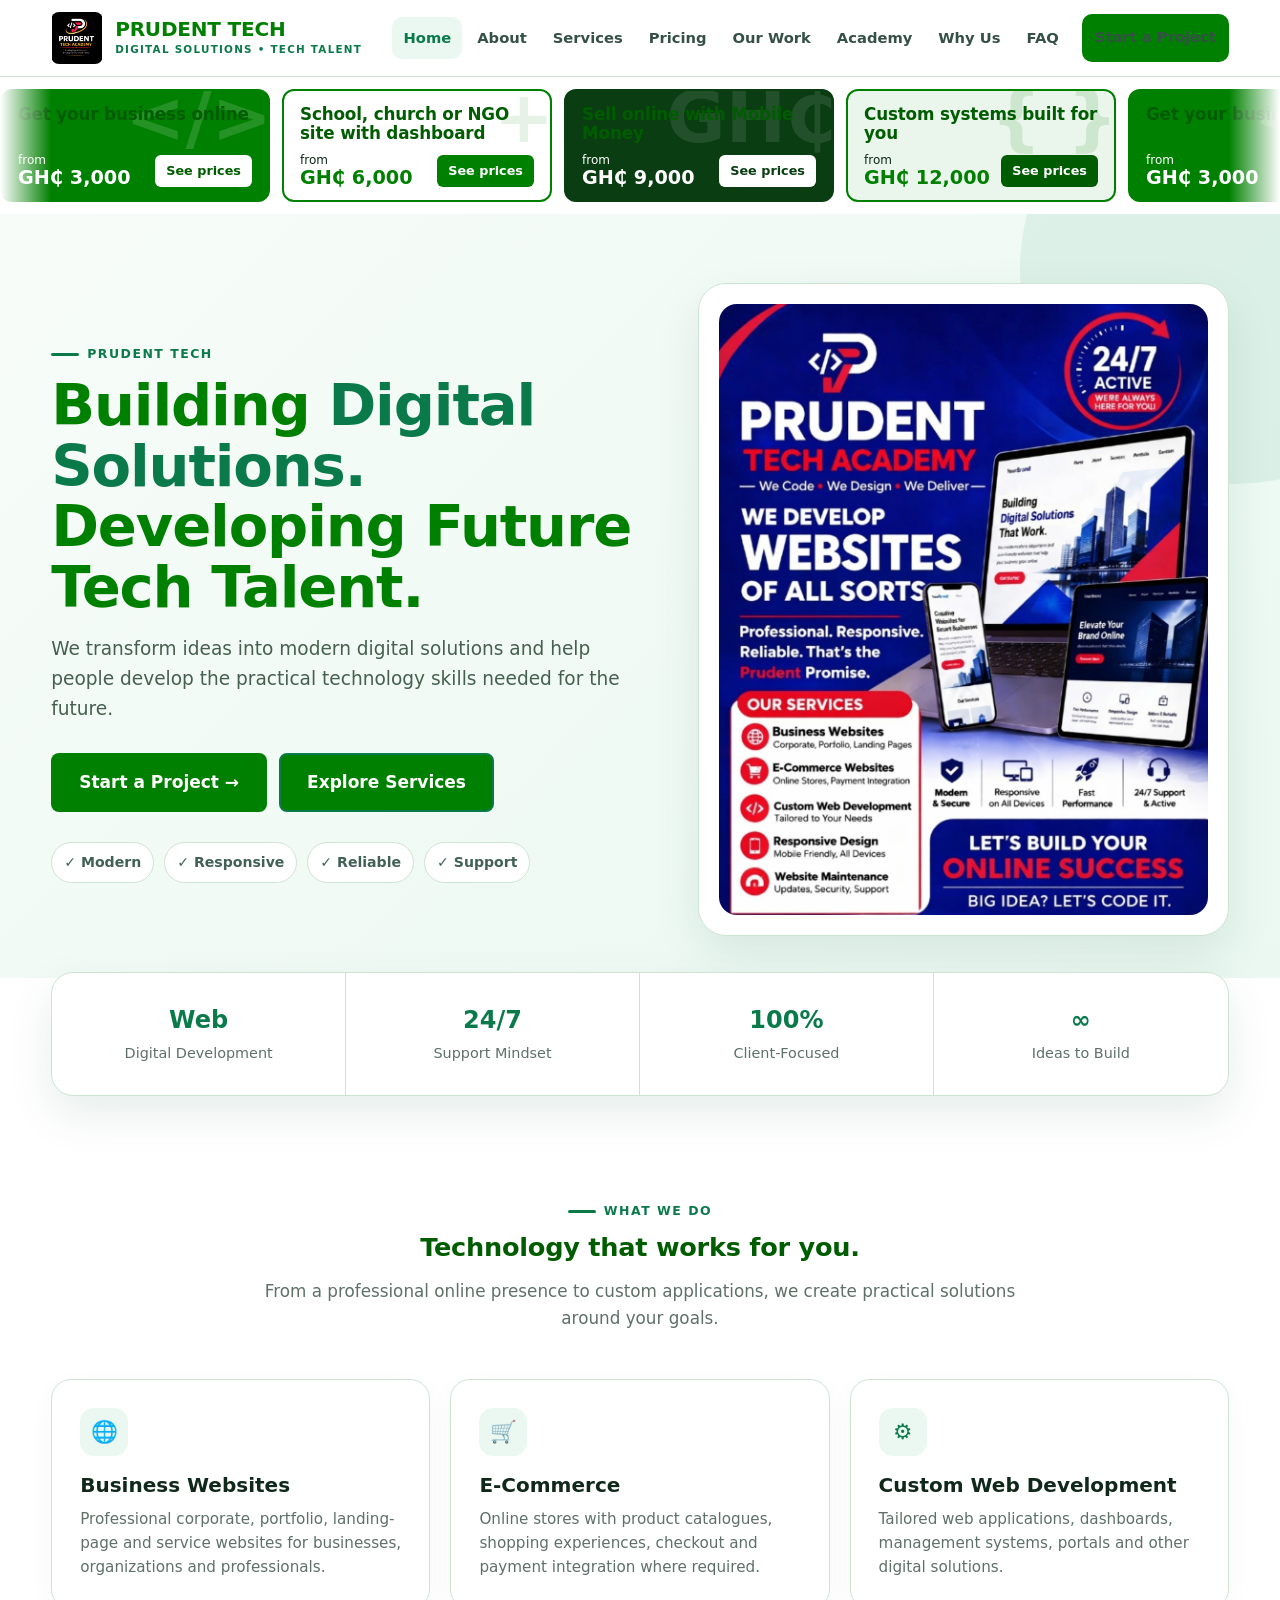
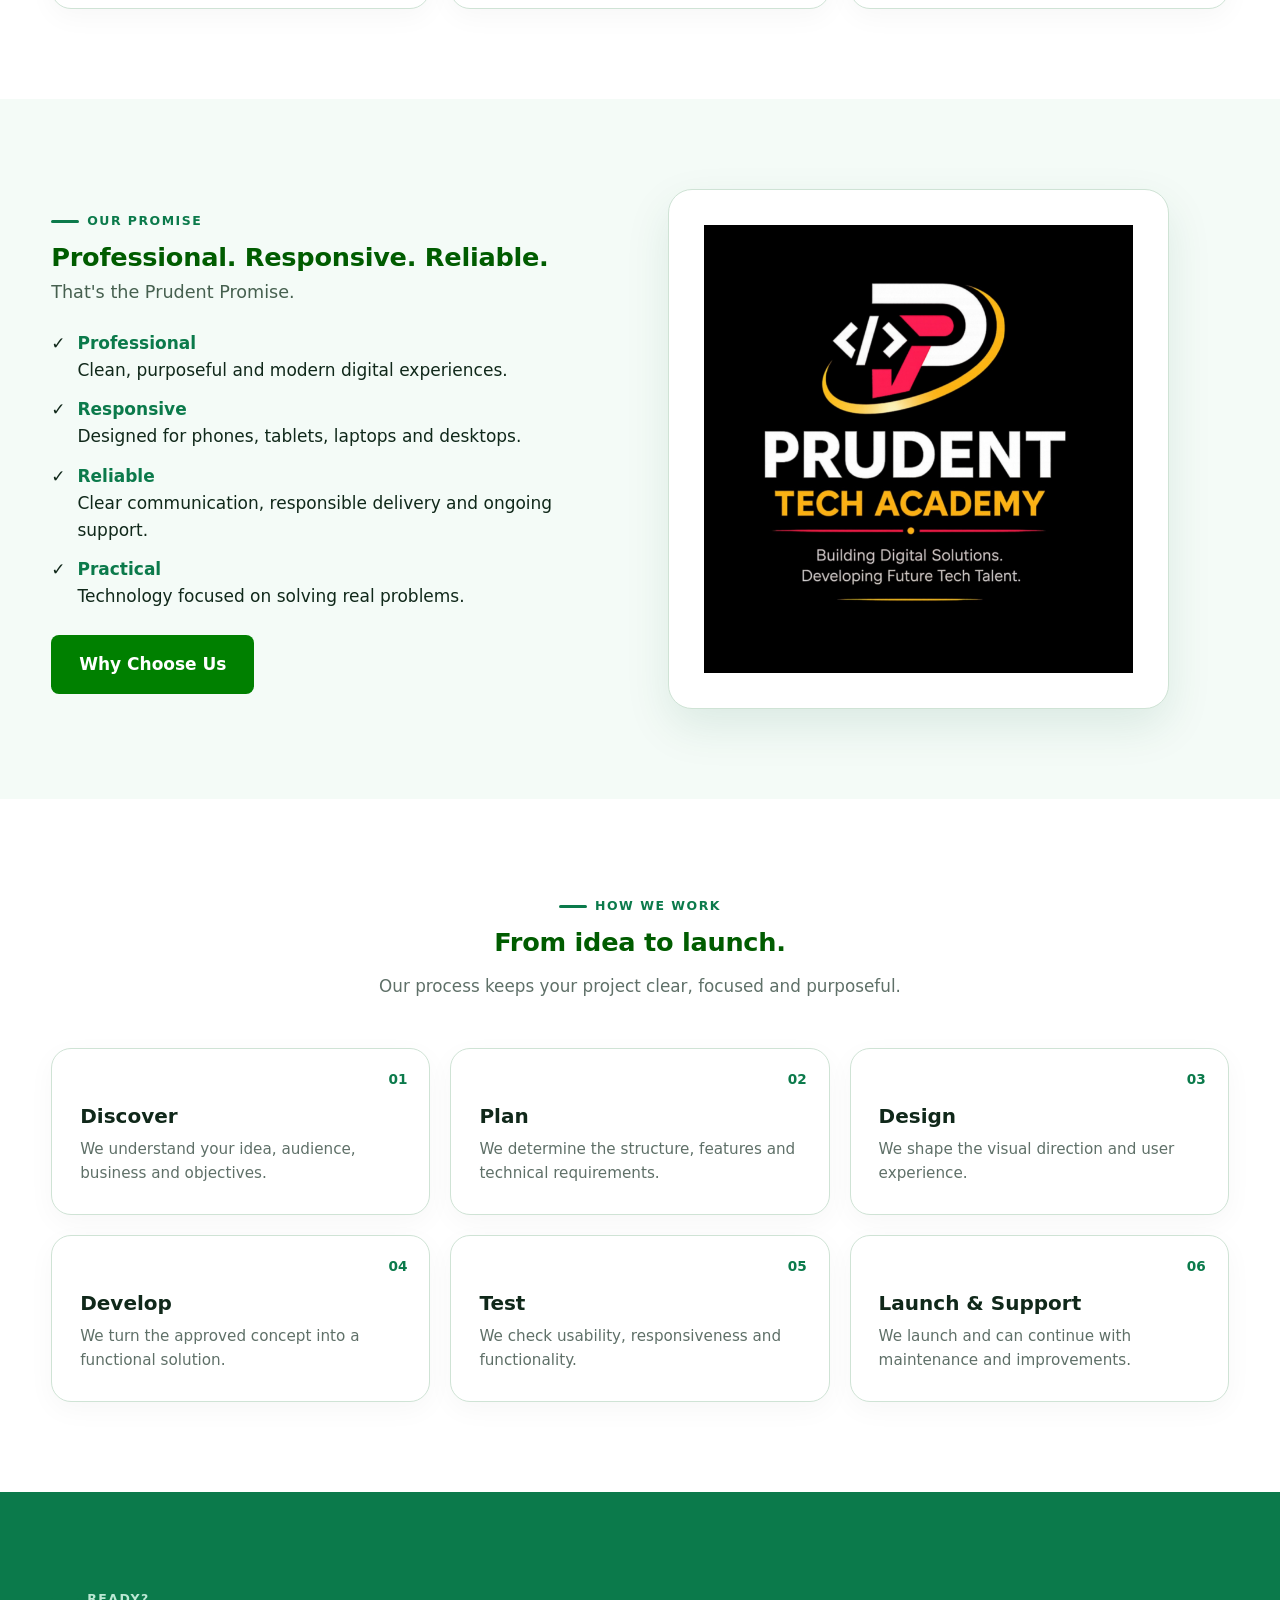
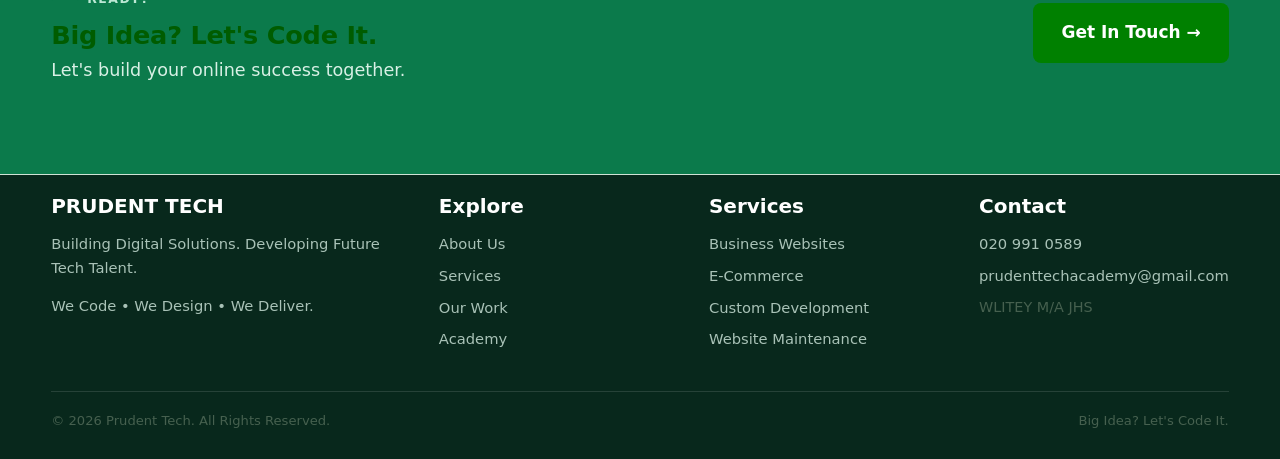
<file: index.html>
<!doctype html>
<html lang="en">
<head>
<meta charset="utf-8"><meta name="viewport" content="width=device-width,initial-scale=1">
<title>Home | Prudent Tech</title>
<meta name="description" content="Prudent Tech Academy builds digital solutions and develops future technology talent.">
<link rel="stylesheet" href="style.css">
</head>
<body data-page="home">

<header>
 <div class="container nav">
  <a class="brand" href="index.html">
   <img src="assets/logo.png" alt="Prudent Tech Academy logo">
   <div class="brand-text"><span class="brand-name">PRUDENT TECH</span>
    <span class="brand-tag">DIGITAL SOLUTIONS • TECH TALENT</span></div>
  </a>
  <button class="menu-btn" aria-label="Open navigation">☰</button>
  <nav class="nav-links">
   <a data-page="home" href="index.html">Home</a>
   <a data-page="about" href="about.html">About</a>
   <a data-page="services" href="services.html">Services</a>
   <a data-page="pricing" href="pricing.html">Pricing</a>
   <a data-page="work" href="work.html">Our Work</a>
   <a data-page="academy" href="academy.html">Academy</a>
   <a data-page="why" href="why-us.html">Why Us</a>
   <a data-page="faq" href="faq.html">FAQ</a>
   <a data-page="contact" class="btn btn-primary nav-cta" href="contact.html">Start a Project</a>
  </nav>
 </div>
</header>


<!-- ===== START BANNERS ===== -->
<section class="ptb" aria-label="Website pricing">
  <div class="ptb-track">
    <a class="ptb-banner ptb-1" href="pricing.html">
      <span class="ptb-mark" aria-hidden="true">&lt;/&gt;</span>
      <h2 class="ptb-title">Get your business online</h2>
      <div class="ptb-foot">
        <span class="ptb-from">from <span class="ptb-price">GH₵ 3,000</span></span>
        <span class="ptb-go">See prices</span>
      </div>
    </a>
    <a class="ptb-banner ptb-2" href="pricing.html">
      <span class="ptb-mark" aria-hidden="true">+</span>
      <h2 class="ptb-title">School, church or NGO site with dashboard</h2>
      <div class="ptb-foot">
        <span class="ptb-from">from <span class="ptb-price">GH₵ 6,000</span></span>
        <span class="ptb-go">See prices</span>
      </div>
    </a>
    <a class="ptb-banner ptb-3" href="pricing.html">
      <span class="ptb-mark" aria-hidden="true">GH₵</span>
      <h2 class="ptb-title">Sell online with Mobile Money</h2>
      <div class="ptb-foot">
        <span class="ptb-from">from <span class="ptb-price">GH₵ 9,000</span></span>
        <span class="ptb-go">See prices</span>
      </div>
    </a>
    <a class="ptb-banner ptb-4" href="pricing.html">
      <span class="ptb-mark" aria-hidden="true">{ }</span>
      <h2 class="ptb-title">Custom systems built for you</h2>
      <div class="ptb-foot">
        <span class="ptb-from">from <span class="ptb-price">GH₵ 12,000</span></span>
        <span class="ptb-go">See prices</span>
      </div>
    </a>

    <!-- Copy of the four banners above, so the loop has no gap. Keep it. -->
    <a class="ptb-banner ptb-1" href="pricing.html" aria-hidden="true" tabindex="-1">
      <span class="ptb-mark" aria-hidden="true">&lt;/&gt;</span>
      <h2 class="ptb-title">Get your business online</h2>
      <div class="ptb-foot">
        <span class="ptb-from">from <span class="ptb-price">GH₵ 3,000</span></span>
        <span class="ptb-go">See prices</span>
      </div>
    </a>
    <a class="ptb-banner ptb-2" href="pricing.html" aria-hidden="true" tabindex="-1">
      <span class="ptb-mark" aria-hidden="true">+</span>
      <h2 class="ptb-title">School, church or NGO site with dashboard</h2>
      <div class="ptb-foot">
        <span class="ptb-from">from <span class="ptb-price">GH₵ 6,000</span></span>
        <span class="ptb-go">See prices</span>
      </div>
    </a>
    <a class="ptb-banner ptb-3" href="pricing.html" aria-hidden="true" tabindex="-1">
      <span class="ptb-mark" aria-hidden="true">GH₵</span>
      <h2 class="ptb-title">Sell online with Mobile Money</h2>
      <div class="ptb-foot">
        <span class="ptb-from">from <span class="ptb-price">GH₵ 9,000</span></span>
        <span class="ptb-go">See prices</span>
      </div>
    </a>
    <a class="ptb-banner ptb-4" href="pricing.html" aria-hidden="true" tabindex="-1">
      <span class="ptb-mark" aria-hidden="true">{ }</span>
      <h2 class="ptb-title">Custom systems built for you</h2>
      <div class="ptb-foot">
        <span class="ptb-from">from <span class="ptb-price">GH₵ 12,000</span></span>
        <span class="ptb-go">See prices</span>
      </div>
    </a>
  </div>
</section>
<!-- ===== END BANNERS ===== -->


<main>
<section class="hero">
 <div class="container hero-grid">
  <div class="hero-copy reveal">
   <div class="eyebrow">Prudent Tech</div>
   <h1>Building <span>Digital Solutions.</span><br>Developing Future Tech Talent.</h1>
   <p class="lead">We transform ideas into modern digital solutions and help people develop the practical technology skills needed for the future.</p>
   <div class="hero-actions"><a class="btn btn-primary" href="contact.html">Start a Project →</a><a class="btn btn-outline" href="services.html">Explore Services</a></div>
   <div class="hero-points"><span>✓ Modern</span><span>✓ Responsive</span><span>✓ Reliable</span><span>✓ Support</span></div>
  </div>
  <div class="hero-card reveal"><img src="assets/flyer.jpg" alt="Prudent Tech Academy services flyer"></div>
 </div>
</section>
<section class="stats"><div class="container stats-grid">
 <div class="stat"><strong>Web</strong><span>Digital Development</span></div><div class="stat"><strong>24/7</strong><span>Support Mindset</span></div><div class="stat"><strong>100%</strong><span>Client-Focused</span></div><div class="stat"><strong>∞</strong><span>Ideas to Build</span></div>
</div></section>
<section class="section">
 <div class="container"><div class="section-head reveal"><div class="eyebrow">What We Do</div><h2>Technology that works for you.</h2><p>From a professional online presence to custom applications, we create practical solutions around your goals.</p></div>
 <div class="cards">
  <article class="card reveal"><div class="icon">🌐</div><h3>Business Websites</h3><p>Professional corporate, portfolio, landing-page and service websites for businesses, organizations and professionals.</p></article>
  <article class="card reveal"><div class="icon">🛒</div><h3>E-Commerce</h3><p>Online stores with product catalogues, shopping experiences, checkout and payment integration where required.</p></article>
  <article class="card reveal"><div class="icon">⚙️</div><h3>Custom Web Development</h3><p>Tailored web applications, dashboards, management systems, portals and other digital solutions.</p></article>
 </div></div>
</section>
<section class="section feature">
 <div class="container split">
  <div class="reveal"><div class="eyebrow">Our Promise</div><h2>Professional. Responsive. Reliable.</h2><p class="lead">That's the Prudent Promise.</p>
   <div class="checks"><div class="check">✓ <div><b>Professional</b><br>Clean, purposeful and modern digital experiences.</div></div><div class="check">✓ <div><b>Responsive</b><br>Designed for phones, tablets, laptops and desktops.</div></div><div class="check">✓ <div><b>Reliable</b><br>Clear communication, responsible delivery and ongoing support.</div></div><div class="check">✓ <div><b>Practical</b><br>Technology focused on solving real problems.</div></div></div>
   <a class="btn btn-primary" href="why-us.html">Why Choose Us</a>
  </div>
  <img class="reveal" src="assets/logo.png" alt="Prudent Tech Academy logo" style="max-height:520px;object-fit:contain;background:#fff;padding:35px">
 </div>
</section>
<section class="section">
 <div class="container"><div class="section-head reveal"><div class="eyebrow">How We Work</div><h2>From idea to launch.</h2><p>Our process keeps your project clear, focused and purposeful.</p></div>
 <div class="cards process"><article class="card reveal"><h3>Discover</h3><p>We understand your idea, audience, business and objectives.</p></article><article class="card reveal"><h3>Plan</h3><p>We determine the structure, features and technical requirements.</p></article><article class="card reveal"><h3>Design</h3><p>We shape the visual direction and user experience.</p></article><article class="card reveal"><h3>Develop</h3><p>We turn the approved concept into a functional solution.</p></article><article class="card reveal"><h3>Test</h3><p>We check usability, responsiveness and functionality.</p></article><article class="card reveal"><h3>Launch & Support</h3><p>We launch and can continue with maintenance and improvements.</p></article></div></div>
</section>
<section class="band section"><div class="container band-inner"><div><div class="eyebrow" style="color:#bce8d4">Ready?</div><h2>Big Idea? Let's Code It.</h2><p class="lead">Let's build your online success together.</p></div><a class="btn btn-light" href="contact.html">Get In Touch →</a></div></section>
</main>


<footer>
 <div class="container">
  <div class="footer-grid">
   <div>
    <h3>PRUDENT TECH</h3>
    <p>Building Digital Solutions. Developing Future Tech Talent.</p>
    <p style="margin-top:14px">We Code • We Design • We Deliver.</p>
   </div>
   <div><h3>Explore</h3><div class="footer-links">
    <a href="about.html">About Us</a>
    <a href="services.html">Services</a>
    <a href="work.html">Our Work</a>
    <a href="academy.html">Academy</a>
</div>
</div>
   <div>
    <h3>Services</h3>
    <div class="footer-links">
        <a href="services.html">Business Websites</a>
    <a href="services.html#ecommerce">E-Commerce</a>
    <a href="services.html#custom">Custom Development</a>
    <a href="services.html#maintenance">Website Maintenance</a></div></div>
   <div><h3>Contact</h3><div class="footer-links"><a href="tel:0209910589">020 991 0589</a>
    <a href="mailto:prudenttechacademy@gmail.com">prudenttechacademy@gmail.com</a>
    <span>WLITEY M/A JHS</span>
</div>
</div>
  </div>
  <div class="footer-bottom"><span>© <span class="year"></span> Prudent Tech. All Rights Reserved.</span>
    <span>Big Idea? Let's Code It.</span>
</div>
 </div>
</footer>

<script src="script.js"></script>
</body>
</html>
</file>
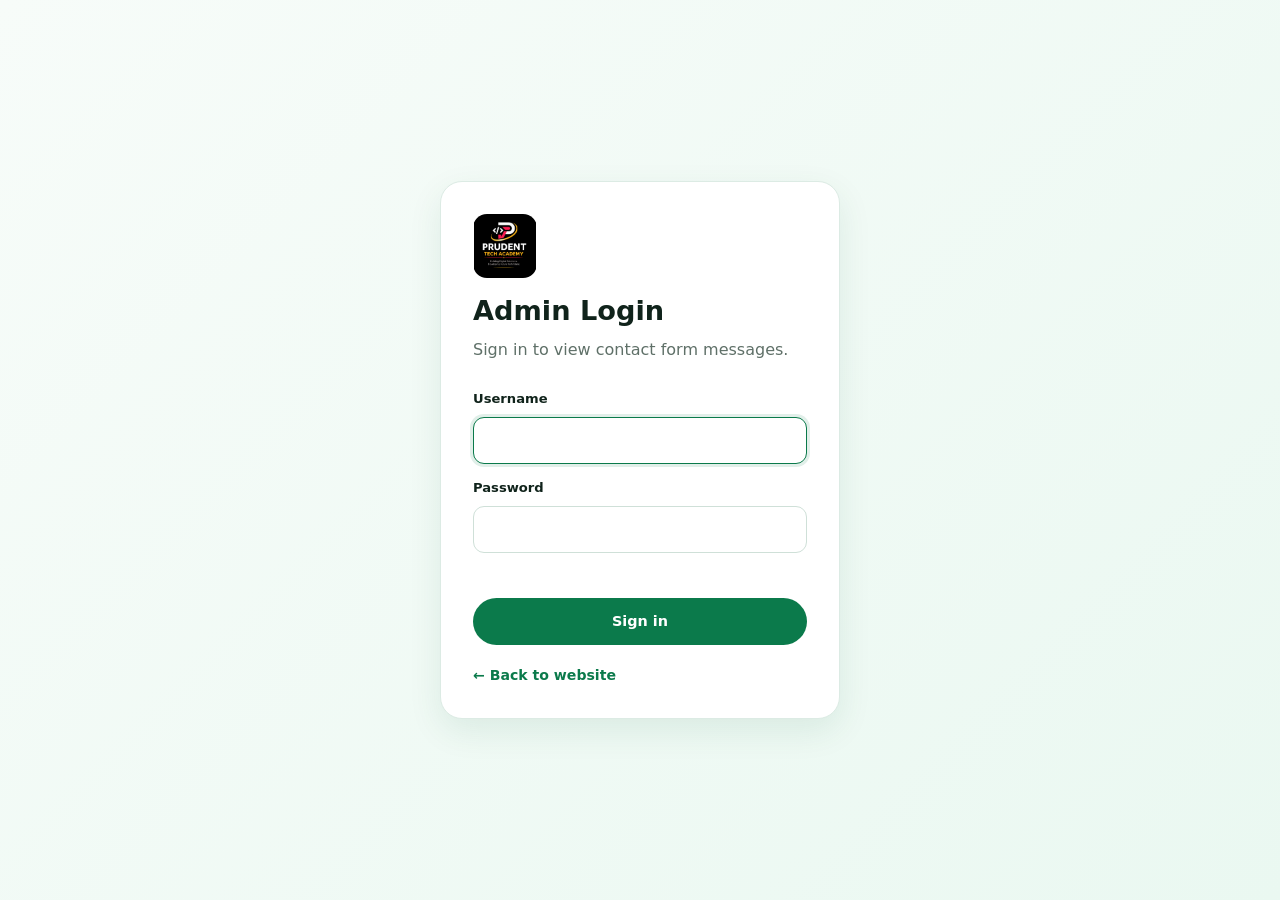
<file: admin/index.html>
<!doctype html>
<html lang="en">
<head>
<meta charset="utf-8"><meta name="viewport" content="width=device-width,initial-scale=1">
<meta name="robots" content="noindex,nofollow">
<title>Dashboard | Prudent Tech Academy Admin</title>
<link rel="icon" href="../assets/logo.png">
<link rel="stylesheet" href="admin.css">
</head>
<body data-page="dashboard">

<header class="topbar">
  <div class="topbar-inner">
    <div class="brand">
      <img src="../assets/logo.png" alt="">
      <div><strong>Prudent Tech Academy</strong><span>Admin Dashboard</span></div>
    </div>
    <div class="topbar-actions">
      <span class="who" id="who"></span>
      <a class="btn btn-ghost" href="../index.html" target="_blank" rel="noopener">View site</a>
      <button class="btn btn-ghost" id="logoutBtn" type="button">Log out</button>
    </div>
  </div>
</header>

<main class="wrap">
  <section class="stats" aria-label="Summary">
    <div class="stat"><span>Total messages</span><strong id="stTotal">–</strong></div>
    <div class="stat accent"><span>New (unread)</span><strong id="stNew">–</strong></div>
    <div class="stat"><span>Received today</span><strong id="stToday">–</strong></div>
    <div class="stat"><span>Last 7 days</span><strong id="stWeek">–</strong></div>
    <div class="stat"><span>Replied</span><strong id="stReplied">–</strong></div>
  </section>

  <section class="panel">
    <div class="toolbar">
      <input id="search" type="search" placeholder="Search name, email, phone, service or message…" aria-label="Search messages">
      <select id="statusFilter" aria-label="Filter by status">
        <option value="">All statuses</option>
        <option value="new">New</option>
        <option value="read">Read</option>
        <option value="replied">Replied</option>
        <option value="archived">Archived</option>
      </select>
      <select id="serviceFilter" aria-label="Filter by service"><option value="">All services</option></select>
      <button class="btn btn-ghost" id="refreshBtn" type="button">↻ Refresh</button>
      <button class="btn btn-primary" id="exportBtn" type="button">⬇ Export CSV</button>
    </div>

    <div class="table-wrap">
      <table id="msgTable">
        <thead>
          <tr><th>Status</th><th>Name</th><th>Contact</th><th>Service</th><th>Message</th><th>Received</th></tr>
        </thead>
        <tbody id="msgBody"></tbody>
      </table>
      <div id="emptyState" class="empty" hidden></div>
    </div>

    <div class="pager">
      <span id="pagerInfo" class="muted"></span>
      <div>
        <button class="btn btn-ghost" id="prevBtn" type="button">← Previous</button>
        <button class="btn btn-ghost" id="nextBtn" type="button">Next →</button>
      </div>
    </div>
  </section>
</main>

<div class="overlay" id="overlay"></div>
<aside class="drawer" id="drawer" aria-hidden="true" aria-label="Message details">
  <div class="drawer-head">
    <div>
      <h2 id="dName">Message</h2>
      <span id="dBadge" class="badge"></span>
    </div>
    <button class="icon-btn" id="closeDrawer" type="button" aria-label="Close">✕</button>
  </div>
  <div class="drawer-body" id="drawerBody"></div>
</aside>

<div class="toast" id="toast" role="status" aria-live="polite"></div>

<script src="../config.js"></script>
<script src="admin.js"></script>
</body>
</html>
</file>
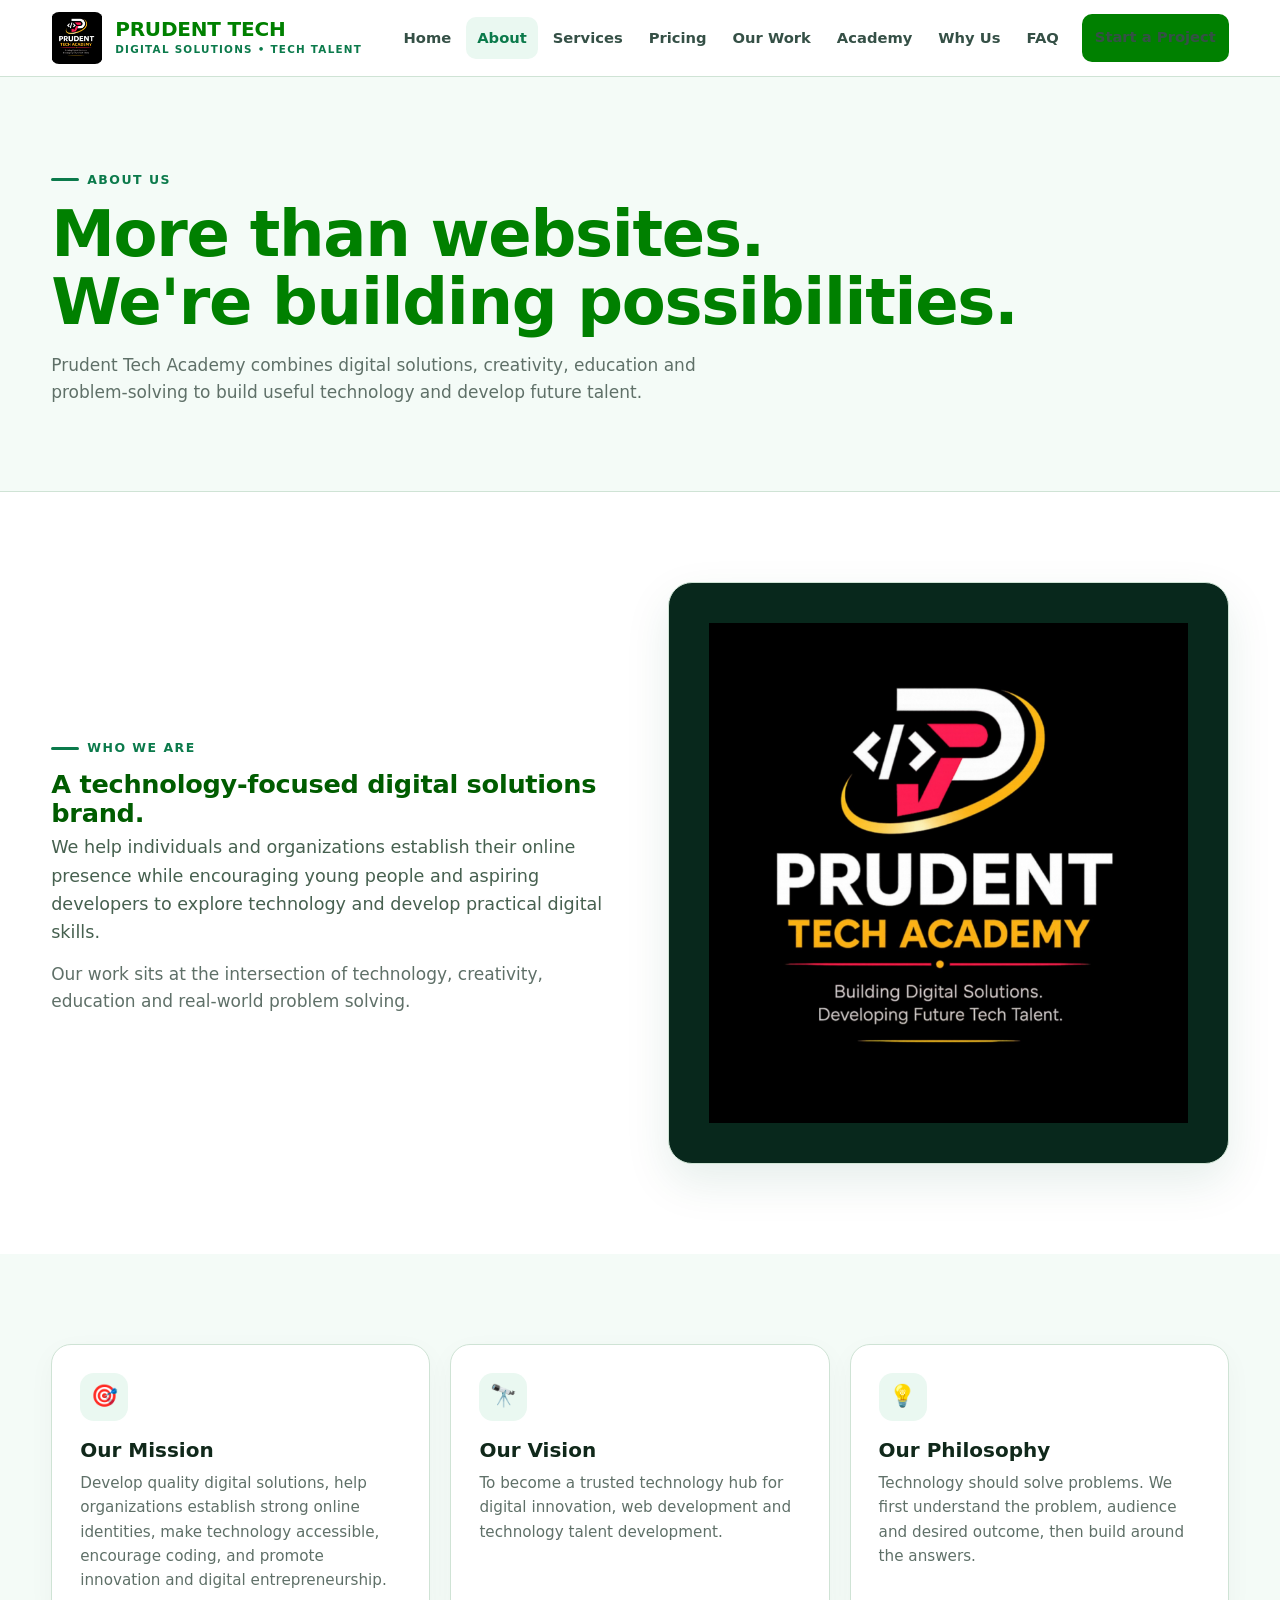
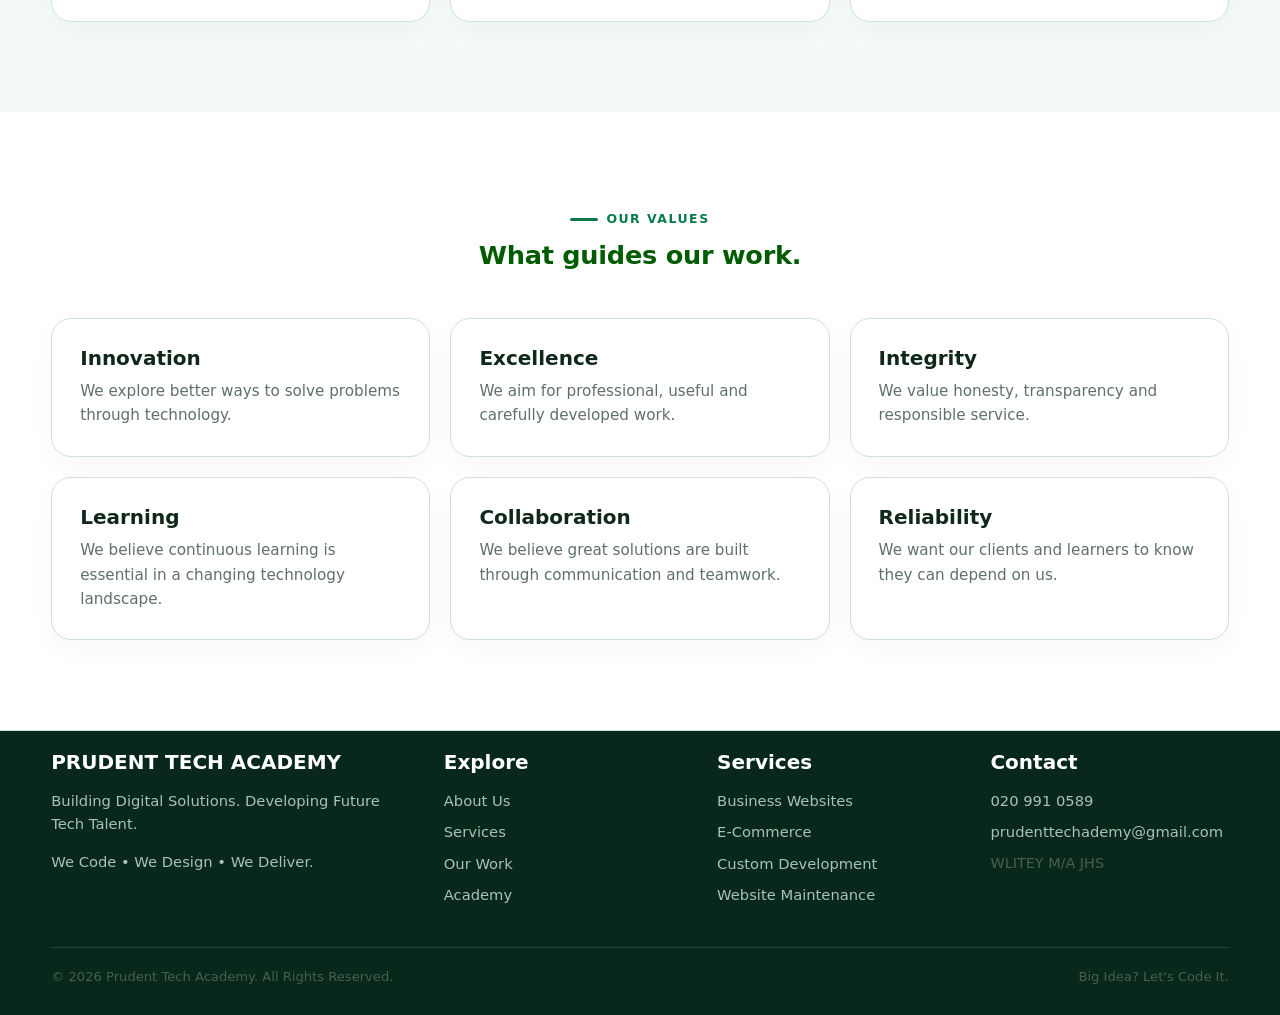
<file: about.html>
<!doctype html>
<html lang="en">
<head>
<meta charset="utf-8"><meta name="viewport" content="width=device-width,initial-scale=1">
<title>About Us | Prudent Tech</title>
<meta name="description" content="Learn about Prudent Tech Academy, our mission, vision, values and technology philosophy.">
<link rel="stylesheet" href="style.css">
</head>

<body data-page="about">

<header>
 <div class="container nav">
  <a class="brand" href="index.html">
   <img src="assets/logo.png" alt="Prudent Tech Academy logo">
   <div class="brand-text"><span class="brand-name">PRUDENT TECH</span>
    <span class="brand-tag">DIGITAL SOLUTIONS • TECH TALENT</span></div>
  </a>
  <button class="menu-btn" aria-label="Open navigation">☰</button>
  <nav class="nav-links">
   <a data-page="home" href="index.html">Home</a>
   <a data-page="about" href="about.html">About</a>
   <a data-page="services" href="services.html">Services</a>
      <a data-page="pricing" href="pricing.html">Pricing</a>
   <a data-page="work" href="work.html">Our Work</a>
   <a data-page="academy" href="academy.html">Academy</a>
   <a data-page="why" href="why-us.html">Why Us</a>
   <a data-page="faq" href="faq.html">FAQ</a>
   <a data-page="contact" class="btn btn-primary nav-cta" href="contact.html">Start a Project</a>
  </nav>
 </div>
</header>

<main>
<section class="page-hero">
    <div class="container">
        <div class="eyebrow">About Us</div>
        <h1>More than websites.<br>We're building possibilities.</h1>
        <p>Prudent Tech Academy combines digital solutions, creativity, education and problem-solving to build useful technology and develop future talent.</p>
    </div>
</section>
<section class="section">
    <div class="container split">
        <div class="reveal">
            <div class="eyebrow">Who We Are</div>
            <h2>A technology-focused digital solutions brand.</h2>
            <p class="lead">We help individuals and organizations establish their online presence while encouraging young people and aspiring developers to explore technology and develop practical digital skills.</p>
            <p style="margin-top:15px;color:var(--muted)">Our work sits at the intersection of technology, creativity, education and real-world problem solving.</p>
        </div>
        <img class="reveal" src="assets/logo.png" alt="Prudent Tech Academy logo" style="background:#08281c;padding:40px">
    </div>
</section>
<section class="section feature">
    <div class="container">
        <div class="cards">
            <article class="card reveal">
                <div class="icon">🎯</div>
                <h3>Our Mission</h3>
                <p>Develop quality digital solutions, help organizations establish strong online identities, make technology accessible, encourage coding, and promote innovation and digital entrepreneurship.</p>
            </article>
            <article class="card reveal">
                <div class="icon">🔭</div>
                <h3>Our Vision</h3>
                <p>To become a trusted technology hub for digital innovation, web development and technology talent development.</p>
            </article>
            <article class="card reveal">
                <div class="icon">💡</div>
                <h3>Our Philosophy</h3>
                <p>Technology should solve problems. We first understand the problem, audience and desired outcome, then build around the answers.</p>
            </article>
        </div>
    </div>
</section>
<section class="section">
    <div class="container">
        <div class="section-head">
            <div class="eyebrow">Our Values</div>
            <h2>What guides our work.</h2>
        </div>
        <div class="cards">
            <article class="card reveal">
                <h3>Innovation</h3>
                <p>We explore better ways to solve problems through technology.</p>
            </article>
            <article class="card reveal">
                <h3>Excellence</h3>
                <p>We aim for professional, useful and carefully developed work.</p>
            </article>
            <article class="card reveal">
                <h3>Integrity</h3>
                <p>We value honesty, transparency and responsible service.</p>
            </article>
            <article class="card reveal">
                <h3>Learning</h3>
                <p>We believe continuous learning is essential in a changing technology landscape.</p>
            </article>
            <article class="card reveal">
                <h3>Collaboration</h3>
                <p>We believe great solutions are built through communication and teamwork.</p>
            </article>
            <article class="card reveal">
                <h3>Reliability</h3>
                <p>We want our clients and learners to know they can depend on us.</p>
            </article>
        </div>
    </div>
</section>
</main>


<footer>
 <div class="container">
  <div class="footer-grid">
   <div>
    <h3>PRUDENT TECH ACADEMY</h3>
    <p>Building Digital Solutions. Developing Future Tech Talent.</p>
    <p style="margin-top:14px">We Code • We Design • We Deliver.</p>
   </div>
   
   <div>
    <h3>Explore</h3>
    <div class="footer-links">
        <a href="about.html">About Us</a>
        <a href="services.html">Services</a>
        <a href="work.html">Our Work</a>
        <a href="academy.html">Academy</a>
    </div>
</div>

   <div>
    <h3>Services</h3>
    <div class="footer-links">
        <a href="services.html">Business Websites</a>
        <a href="services.html#ecommerce">E-Commerce</a>
        <a href="services.html#custom">Custom Development</a>
        <a href="services.html#maintenance">Website Maintenance</a>
    </div>
</div>

   <div>
    <h3>Contact</h3>
    <div class="footer-links">
        <a href="tel:0209910589">020 991 0589</a>
        <a href="mailto:prudenttechacademy@gmail.com">prudenttechademy@gmail.com</a>
        <span>WLITEY M/A JHS</span>
    </div>
</div>
  </div>

  <div class="footer-bottom">
    <span>© <span class="year"></span> Prudent Tech Academy. All Rights Reserved.</span>
    <span>Big Idea? Let's Code It.</span>
</div>
 </div>
</footer>

<script src="script.js"></script>
</body>
</html>
</file>
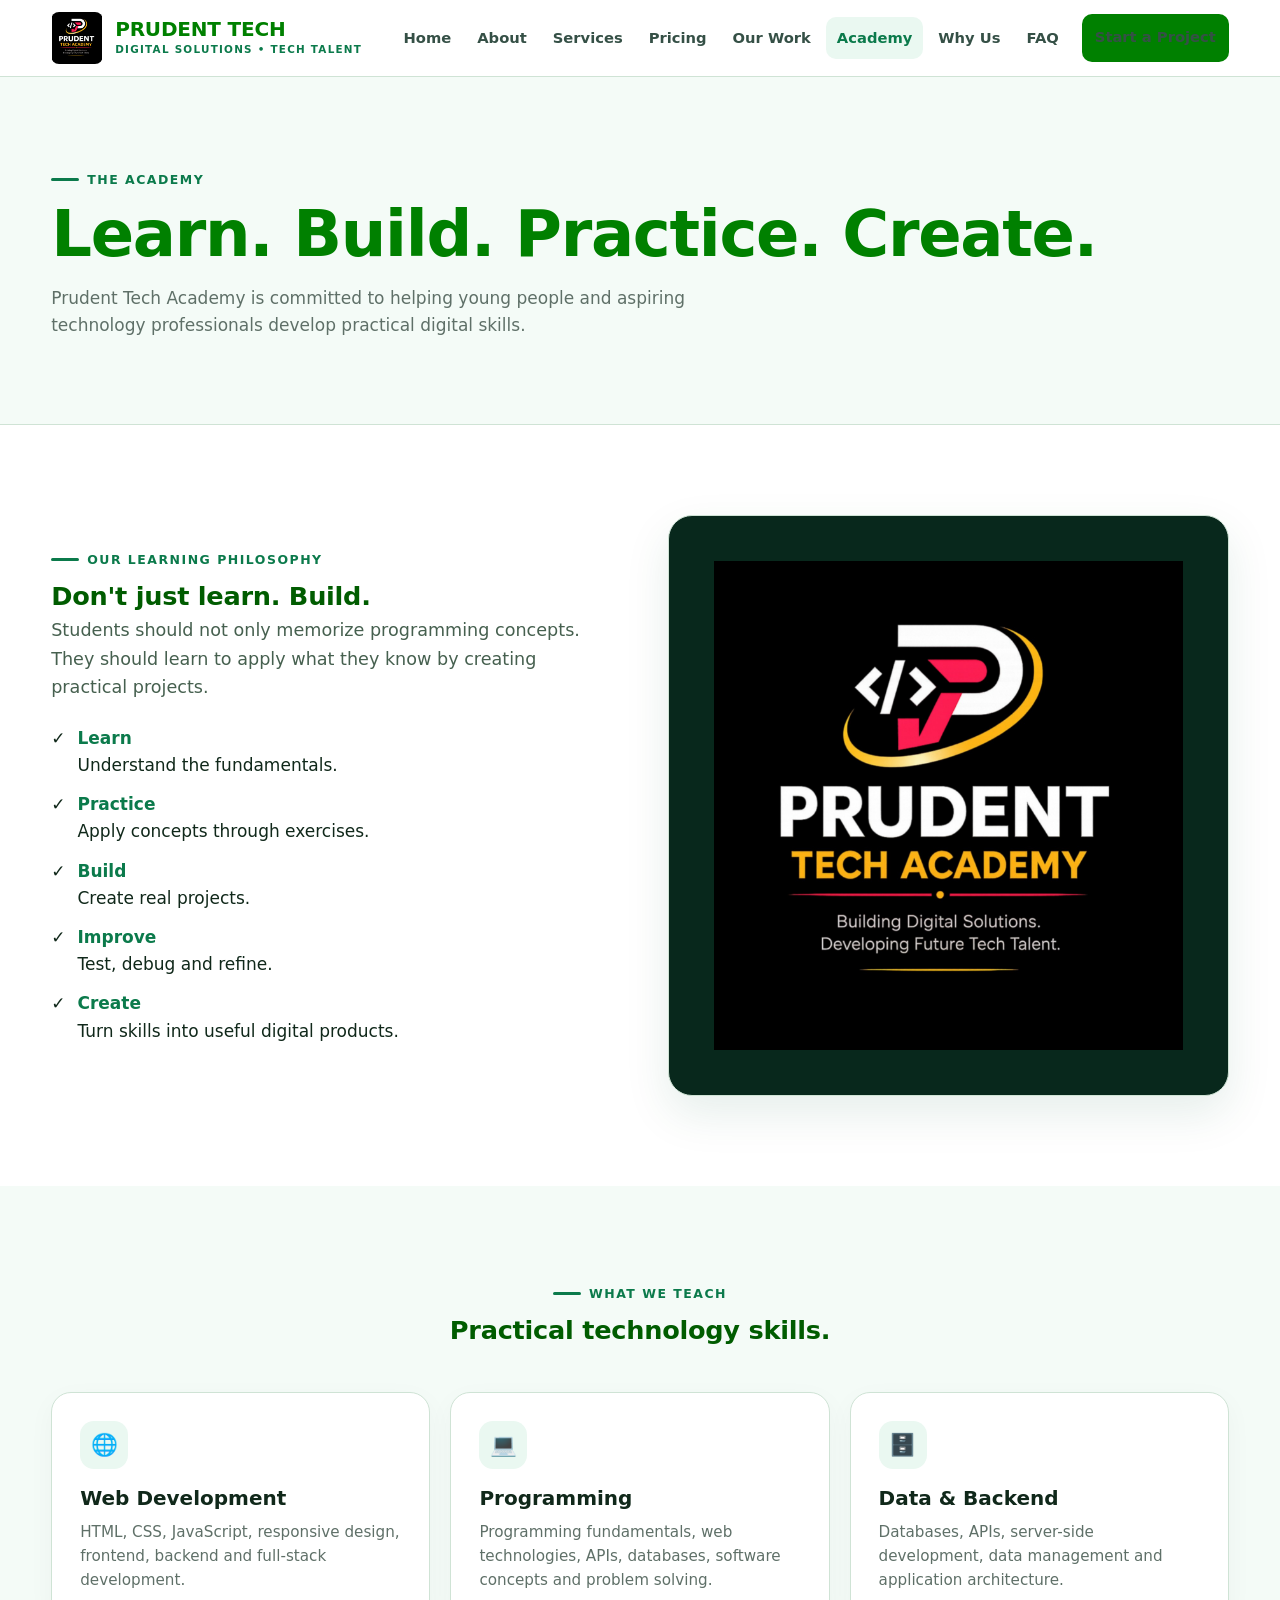
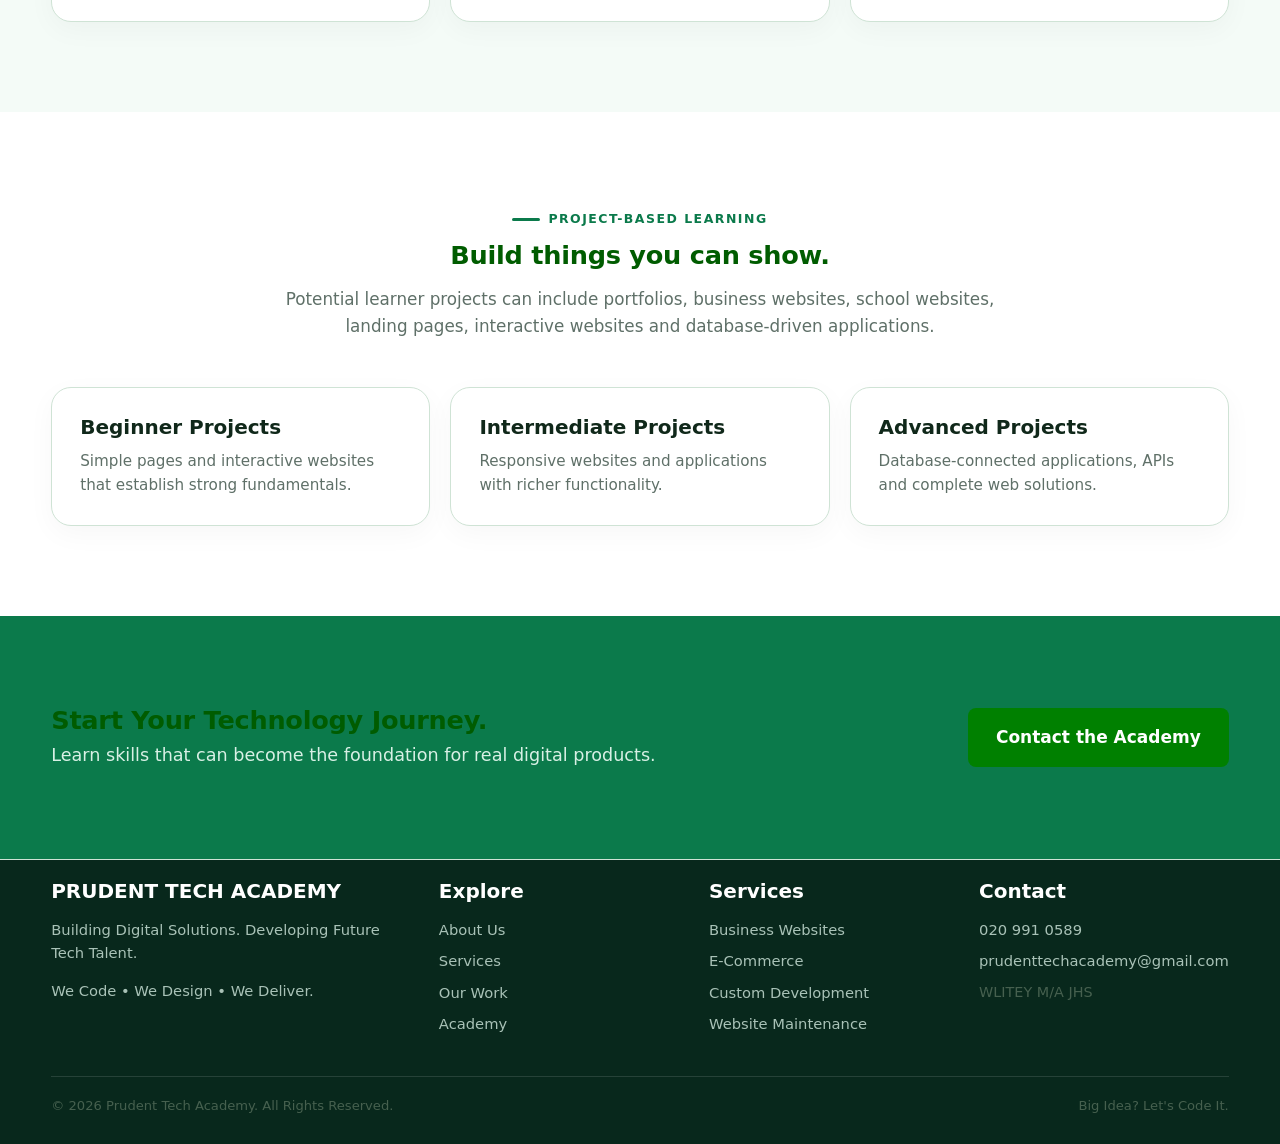
<file: academy.html>
<!doctype html>
<html lang="en">
<head>
<meta charset="utf-8"><meta name="viewport" content="width=device-width,initial-scale=1">
<title>Academy | Prudent Tech</title>
<meta name="description" content="Learn about Prudent Tech Academy's practical technology and coding development focus.">
<link rel="stylesheet" href="style.css">
</head>
<body data-page="academy">

<header>
 <div class="container nav">
  <a class="brand" href="index.html">
   <img src="assets/logo.png" alt="Prudent Tech Academy logo">
   <div class="brand-text">
    <span class="brand-name">PRUDENT TECH</span>
    <span class="brand-tag">DIGITAL SOLUTIONS • TECH TALENT</span>
</div>
  </a>
  <button class="menu-btn" aria-label="Open navigation">☰</button>
  <nav class="nav-links">
   <a data-page="home" href="index.html">Home</a>
   <a data-page="about" href="about.html">About</a>
   <a data-page="services" href="services.html">Services</a>
   <a data-page="pricing" href="pricing.html">Pricing</a>
   <a data-page="work" href="work.html">Our Work</a>
   <a data-page="academy" href="academy.html">Academy</a>
   <a data-page="why" href="why-us.html">Why Us</a>
   <a data-page="faq" href="faq.html">FAQ</a>
   <a data-page="contact" class="btn btn-primary nav-cta" href="contact.html">Start a Project</a>
  </nav>
 </div>
</header>


<main>
<section class="page-hero">
    <div class="container">
        <div class="eyebrow">The Academy</div>
        <h1>Learn. Build. Practice. Create.</h1>
        <p>Prudent Tech Academy is committed to helping young people and aspiring technology professionals develop practical digital skills.</p></div></section>
<section class="section">
    <div class="container split">
        <div class="reveal">
            <div class="eyebrow">Our Learning Philosophy</div>
            <h2>Don't just learn. Build.</h2>
            <p class="lead">Students should not only memorize programming concepts. They should learn to apply what they know by creating practical projects.</p><div class="checks"><div class="check">✓ <div><b>Learn</b><br>Understand the fundamentals.</div></div><div class="check">✓ <div><b>Practice</b><br>Apply concepts through exercises.</div></div><div class="check">✓ <div><b>Build</b><br>Create real projects.</div></div><div class="check">✓ <div><b>Improve</b><br>Test, debug and refine.</div></div><div class="check">✓ <div><b>Create</b><br>Turn skills into useful digital products.</div></div></div></div><img class="reveal" src="assets/logo.png" alt="Prudent Tech Academy logo" style="background:#08281c;padding:45px"></div></section>
<section class="section feature">
    <div class="container">
        <div class="section-head">
            <div class="eyebrow">What We Teach</div>
            <h2>Practical technology skills.</h2>
        </div>
        <div class="cards">
            <article class="card reveal">
                <div class="icon">🌐</div>
                <h3>Web Development</h3>
                <p>HTML, CSS, JavaScript, responsive design, frontend, backend and full-stack development.</p>
            </article>
            <article class="card reveal">
                <div class="icon">💻</div>
                <h3>Programming</h3>
                <p>Programming fundamentals, web technologies, APIs, databases, software concepts and problem solving.</p>
            </article>
            <article class="card reveal">
                <div class="icon">🗄️</div>
                <h3>Data & Backend</h3>
                <p>Databases, APIs, server-side development, data management and application architecture.</p>
            </article>
        </div>
    </div>
</section>

<section class="section">
    <div class="container">
        <div class="section-head">
            <div class="eyebrow">Project-Based Learning</div>
            <h2>Build things you can show.</h2>
            <p>Potential learner projects can include portfolios, business websites, school websites, landing pages, interactive websites and database-driven applications.</p>
        </div>
        <div class="cards">
            <article class="card reveal">
                <h3>Beginner Projects</h3>
                <p>Simple pages and interactive websites that establish strong fundamentals.</p>
            </article>
            <article class="card reveal">
                <h3>Intermediate Projects</h3>
                <p>Responsive websites and applications with richer functionality.</p>
            </article>
            <article class="card reveal">
                <h3>Advanced Projects</h3>
                <p>Database-connected applications, APIs and complete web solutions.</p>
            </article>
        </div>
    </div>
</section>

<section class="band section">
    <div class="container band-inner">
        <div>
            <h2>Start Your Technology Journey.</h2>
            <p class="lead">Learn skills that can become the foundation for real digital products.</p>
        </div>
        <a class="btn btn-light" href="contact.html">Contact the Academy</a>
    </div>
</section>
</main>


<footer>
 <div class="container">
  <div class="footer-grid">
   <div>
    <h3>PRUDENT TECH ACADEMY</h3>
    <p>Building Digital Solutions. Developing Future Tech Talent.</p>
    <p style="margin-top:14px">We Code • We Design • We Deliver.</p>
   </div>

   <div>
    <h3>Explore</h3>
    <div class="footer-links">
        <a href="about.html">About Us</a>
        <a href="services.html">Services</a>
        <a href="work.html">Our Work</a>
        <a href="academy.html">Academy</a>
    </div>
</div>
   <div>
    <h3>Services</h3>
    <div class="footer-links">
        <a href="services.html">Business Websites</a>
        <a href="services.html#ecommerce">E-Commerce</a>
        <a href="services.html#custom">Custom Development</a>
        <a href="services.html#maintenance">Website Maintenance</a>
    </div>
</div>
   <div>
    <h3>Contact</h3>
    <div class="footer-links">
        <a href="tel:0209910589">020 991 0589</a>
        <a href="mailto:prudenttechacademy@gmail.com">prudenttechacademy@gmail.com</a>
        <span>WLITEY M/A JHS</span>
    </div>
</div>
  </div>
  <div class="footer-bottom">
    <span>© <span class="year"></span> Prudent Tech Academy. All Rights Reserved.</span>
    <span>Big Idea? Let's Code It.</span>
</div>
 </div>
</footer>

<script src="script.js"></script>
</body>
</html>
</file>
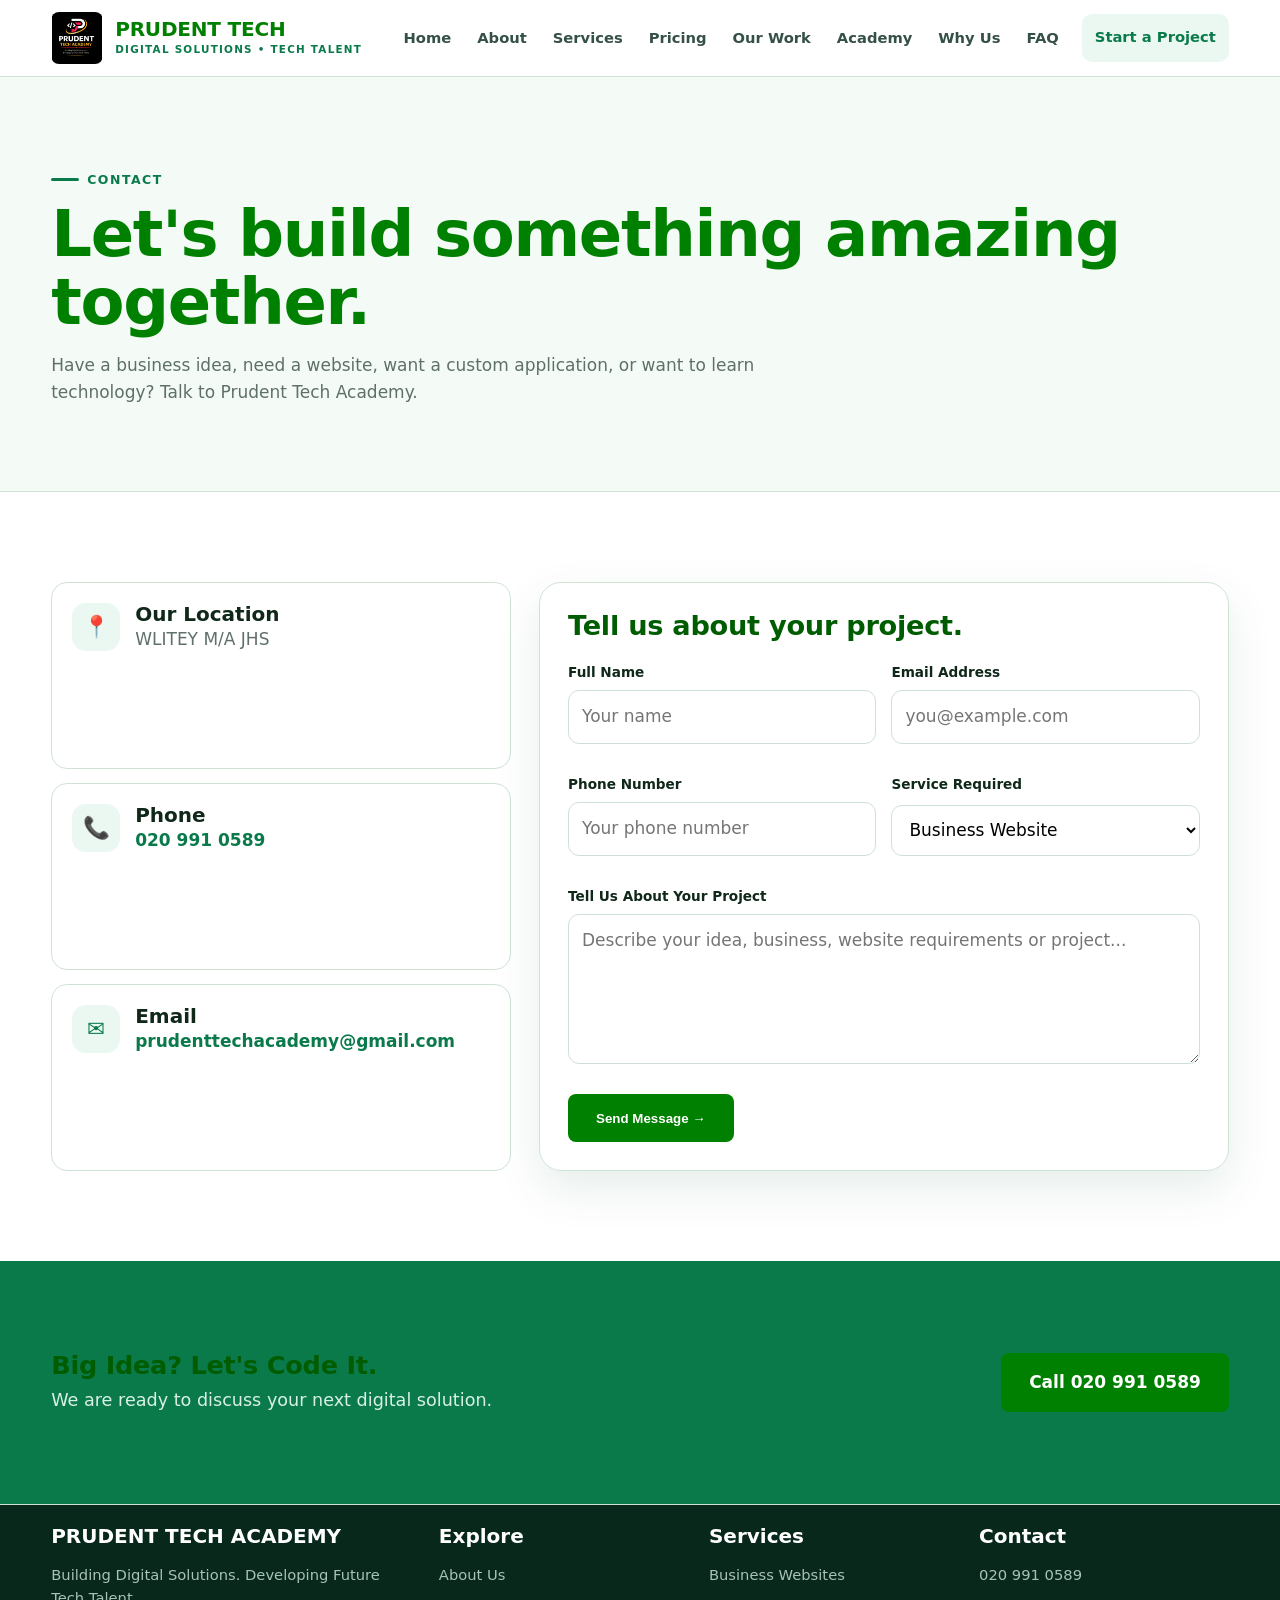
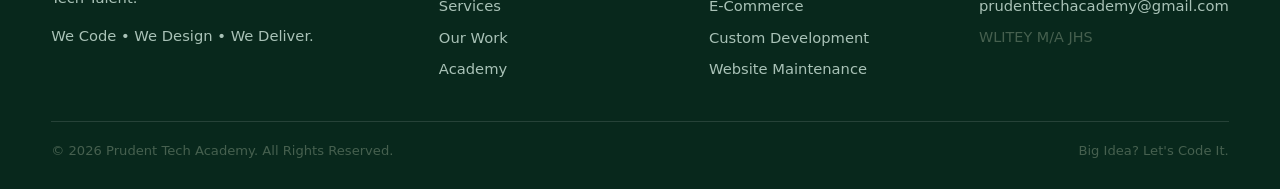
<file: contact.html>
<!doctype html>
<html lang="en">
<head>
<meta charset="utf-8"><meta name="viewport" content="width=device-width,initial-scale=1">
<title>Contact | Prudent Tech</title>
<meta name="description" content="Contact Prudent Tech Academy for websites, digital solutions, custom applications and technology training.">
<link rel="stylesheet" href="style.css">
</head>
<body data-page="contact">

<header>
 <div class="container nav">
  <a class="brand" href="index.html">
   <img src="assets/logo.png" alt="Prudent Tech Academy logo">
   <div class="brand-text"><span class="brand-name">PRUDENT TECH</span><span class="brand-tag">DIGITAL SOLUTIONS • TECH TALENT</span></div>
  </a>
  <button class="menu-btn" aria-label="Open navigation">☰</button>
  <nav class="nav-links">
   <a data-page="home" href="index.html">Home</a>
   <a data-page="about" href="about.html">About</a>
   <a data-page="services" href="services.html">Services</a>
      <a data-page="pricing" href="pricing.html">Pricing</a>
   <a data-page="work" href="work.html">Our Work</a>
   <a data-page="academy" href="academy.html">Academy</a>
   <a data-page="why" href="why-us.html">Why Us</a>
   <a data-page="faq" href="faq.html">FAQ</a>
   <a data-page="contact" class="btn btn-primary nav-cta" href="contact.html">Start a Project</a>
  </nav>
 </div>
</header>


<main>
<section class="page-hero"><div class="container"><div class="eyebrow">Contact</div><h1>Let's build something amazing together.</h1><p>Have a business idea, need a website, want a custom application, or want to learn technology? Talk to Prudent Tech Academy.</p></div></section>
<section class="section"><div class="container contact-grid">
<div class="contact-info">
 <div class="contact-box reveal">
    <div class="icon">📍</div>
    <div><h3>Our Location</h3>
        <p style="color:var(--muted)">WLITEY M/A JHS</p>
    </div>
</div>
 <div class="contact-box reveal">
    <div class="icon">📞</div>
    <div>
        <h3>Phone</h3>
        <p>
            <a style="color:var(--green);font-weight:800" href="tel:0209910589">020 991 0589</a>
        </p>
    </div>
</div>
 <div class="contact-box reveal">
    <div class="icon">✉️</div>
    <div>
        <h3>Email</h3>
        <p>
            <a style="color:var(--green);font-weight:800" href="mailto:prudenttechacademy@gmail.com">prudenttechacademy@gmail.com</a>
        </p>
        </div>
    </div>

</div>

<form id="contactForm" class="form reveal">
 <h2 style="font-size:1.7rem;margin-bottom:20px">Tell us about your project.</h2>
 <div class="form-grid">
    <!-- Full Name -->
  <div class="field">
    <label for="name">Full Name</label>
    <input id="name" name="name" required minlength="2" maxlength="120" autocomplete="name" placeholder="Your name">
</div>
<!-- Email -->
  <div class="field">
    <label for="email">Email Address</label>
    <input id="email" name="email" type="email" required maxlength="254" autocomplete="email" placeholder="you@example.com">
</div>
<!-- Phone -->
  <div class="field">
    <label for="phone">Phone Number</label>
    <input type="tel" required id="phone" name="phone" minlength="7" maxlength="30" autocomplete="tel" placeholder="Your phone number">
</div>
<!-- Service -->
  <div class="field">
    <label for="service">Service Required</label>
    <select id="service" name="service">
        <option>Business Website</option>
        <option>E-Commerce Website</option>
        <option>Custom Web Development</option>
        <option>Responsive Web Design</option>
        <option>Website Maintenance</option>
        <option>Web Application</option>
        <option>API / Backend Development</option>
        <option>Technology Training</option>
        <option>Other</option>
    </select>
</div>
  <div class="field full">
    <label for="message">Tell Us About Your Project</label>
    <textarea id="message" name="message" required minlength="10" maxlength="5000" placeholder="Describe your idea, business, website requirements or project..."></textarea>
</div>
 </div>
 <div class="hp" aria-hidden="true"><label for="website">Leave this field empty</label><input id="website" name="website" tabindex="-1" autocomplete="off"></div>
 <div id="formStatus" class="form-status" role="status" aria-live="polite"></div>
 <button class="btn btn-primary" type="submit">Send Message →</button>
</form>
</div>
</section>

<section class="band section">
    <div class="container band-inner">
        <div>
            <h2>Big Idea? Let's Code It.</h2>
            <p class="lead">We are ready to discuss your next digital solution.</p>
        </div>
        <a class="btn btn-light" href="tel:0209910589">Call 020 991 0589</a>
    </div>
</section>
</main>


<footer>
 <div class="container">
  <div class="footer-grid">
   <div>
    <h3>PRUDENT TECH ACADEMY</h3>
    <p>Building Digital Solutions. Developing Future Tech Talent.</p>
    <p style="margin-top:14px">We Code • We Design • We Deliver.</p>
   </div>

   <div>
    <h3>Explore</h3>
    <div class="footer-links">
        <a href="about.html">About Us</a>
        <a href="services.html">Services</a>
        <a href="work.html">Our Work</a>
        <a href="academy.html">Academy</a>
    </div>
</div>
   <div>
    <h3>Services</h3>
    <div class="footer-links">
        <a href="services.html">Business Websites</a>
        <a href="services.html#ecommerce">E-Commerce</a>
        <a href="services.html#custom">Custom Development</a>
        <a href="services.html#maintenance">Website Maintenance</a>
    </div>
</div>
   <div>
    <h3>Contact</h3>
    <div class="footer-links">
        <a href="tel:0209910589">020 991 0589</a>
        <a href="mailto:prudenttechacademy@gmail.com">prudenttechacademy@gmail.com</a>
        <span>WLITEY M/A JHS</span>
    </div>
</div>
  </div>

  <div class="footer-bottom">
    <span>© <span class="year"></span> Prudent Tech Academy. All Rights Reserved.</span>
    <span>Big Idea? Let's Code It.</span>
</div>
 </div>
</footer>

<script src="config.js"></script>
<script src="script.js"></script>
</body>
</html>
</file>
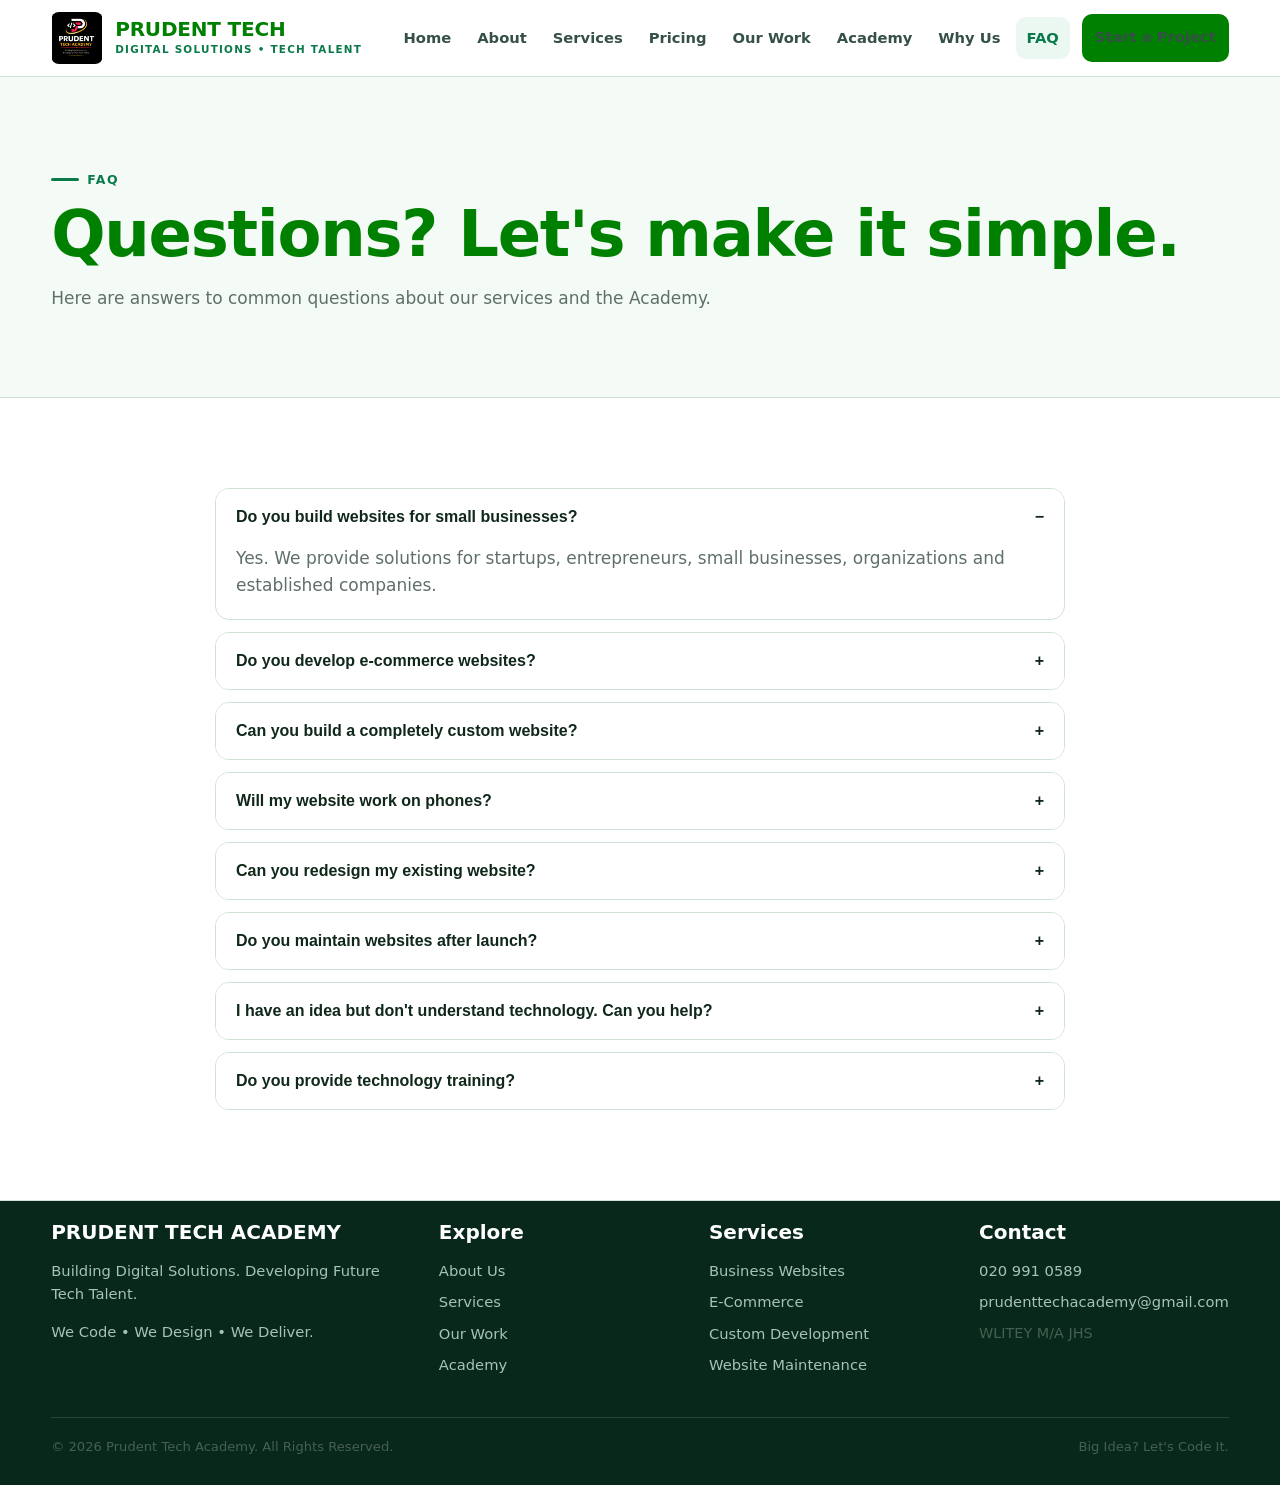
<file: faq.html>
<!doctype html>
<html lang="en">
<head>
<meta charset="utf-8"><meta name="viewport" content="width=device-width,initial-scale=1">
<title>FAQ | Prudent Tech</title>
<meta name="description" content="Frequently asked questions about Prudent Tech Academy services and technology training.">
<link rel="stylesheet" href="style.css">
</head>
<body data-page="faq">

<header>
 <div class="container nav">
  <a class="brand" href="index.html">
   <img src="assets/logo.png" alt="Prudent Tech Academy logo">
   <div class="brand-text">
    <span class="brand-name">PRUDENT TECH</span>
    <span class="brand-tag">DIGITAL SOLUTIONS • TECH TALENT</span>
</div>
  </a>
  <button class="menu-btn" aria-label="Open navigation">☰</button>
  <nav class="nav-links">
   <a data-page="home" href="index.html">Home</a>
   <a data-page="about" href="about.html">About</a>
   <a data-page="services" href="services.html">Services</a>
      <a data-page="pricing" href="pricing.html">Pricing</a>
   <a data-page="work" href="work.html">Our Work</a>
   <a data-page="academy" href="academy.html">Academy</a>
   <a data-page="why" href="why-us.html">Why Us</a>
   <a data-page="faq" href="faq.html">FAQ</a>
   <a data-page="contact" class="btn btn-primary nav-cta" href="contact.html">Start a Project</a>
  </nav>
 </div>
</header>


<main>
<section class="page-hero">
    <div class="container">
        <div class="eyebrow">FAQ</div>
        <h1>Questions? Let's make it simple.</h1>
        <p>Here are answers to common questions about our services and the Academy.</p>
    </div>
</section>

<section class="section">
    <div class="container faq">
<article class="faq-item open reveal">
    <button class="faq-question">Do you build websites for small businesses?<span>−</span>
    </button>
    <div class="faq-answer">Yes. We provide solutions for startups, entrepreneurs, small businesses, organizations and established companies.</div>
</article>
<article class="faq-item reveal">
    <button class="faq-question">Do you develop e-commerce websites?<span>+</span>
    </button>
    <div class="faq-answer">Yes. E-commerce projects can include product catalogues, shopping carts, checkout, order management and payment integration where required.</div>
</article>
<article class="faq-item reveal">
    <button class="faq-question">Can you build a completely custom website?<span>+</span>
    </button>
    <div class="faq-answer">Yes. Custom development is available for projects requiring specialized features, workflows and integrations.</div>
</article>
<article class="faq-item reveal">
    <button class="faq-question">Will my website work on phones?<span>+</span>
    </button>
    <div class="faq-answer">Yes. Responsive design is an important part of our development approach.</div>
</article>
<article class="faq-item reveal">
    <button class="faq-question">Can you redesign my existing website?<span>+</span>
    </button><div class="faq-answer">Yes. We can help modernize appearance, functionality, responsiveness, navigation, performance and user experience.</div>
</article>
<article class="faq-item reveal">
    <button class="faq-question">Do you maintain websites after launch?<span>+</span>
    </button>
    <div class="faq-answer">Yes. Maintenance can include updates, troubleshooting, security improvements, performance optimization and feature changes.</div>
</article>
<article class="faq-item reveal">
    <button class="faq-question">I have an idea but don't understand technology. Can you help?<span>+</span>
    </button>
    <div class="faq-answer">Absolutely. Explain what you want to accomplish in ordinary language. We can help translate the idea into a practical digital direction.</div>
</article>
<article class="faq-item reveal">
    <button class="faq-question">Do you provide technology training?<span>+</span>
    </button>
    <div class="faq-answer">Yes. Prudent Tech Academy is also focused on developing practical technology and coding skills.
</div>
</article>
</div>
</section>
</main>


<footer>
 <div class="container">
  <div class="footer-grid">
   <div>
    <h3>PRUDENT TECH ACADEMY</h3>
    <p>Building Digital Solutions. Developing Future Tech Talent.</p>
    <p style="margin-top:14px">We Code • We Design • We Deliver.</p>
   </div>
   <div>
    <h3>Explore</h3>
    <div class="footer-links">
        <a href="about.html">About Us</a>
        <a href="services.html">Services</a>
        <a href="work.html">Our Work</a>
        <a href="academy.html">Academy</a>
    </div>
</div>
   <div>
    <h3>Services</h3>
    <div class="footer-links">
        <a href="services.html">Business Websites</a>
        <a href="services.html#ecommerce">E-Commerce</a>
        <a href="services.html#custom">Custom Development</a>
        <a href="services.html#maintenance">Website Maintenance</a>
    </div>
</div>
   <div>
    <h3>Contact</h3>
    <div class="footer-links">
        <a href="tel:0209910589">020 991 0589</a>
        <a href="mailto:prudenttechacademy@gmail.com">prudenttechacademy@gmail.com</a>
        <span>WLITEY M/A JHS</span>
    </div>
</div>
  </div>
  <div class="footer-bottom">
    <span>© <span class="year"></span> Prudent Tech Academy. All Rights Reserved.</span>
    <span>Big Idea? Let's Code It.</span>
</div>
 </div>
</footer>

<script src="script.js"></script>
</body>
</html>
</file>
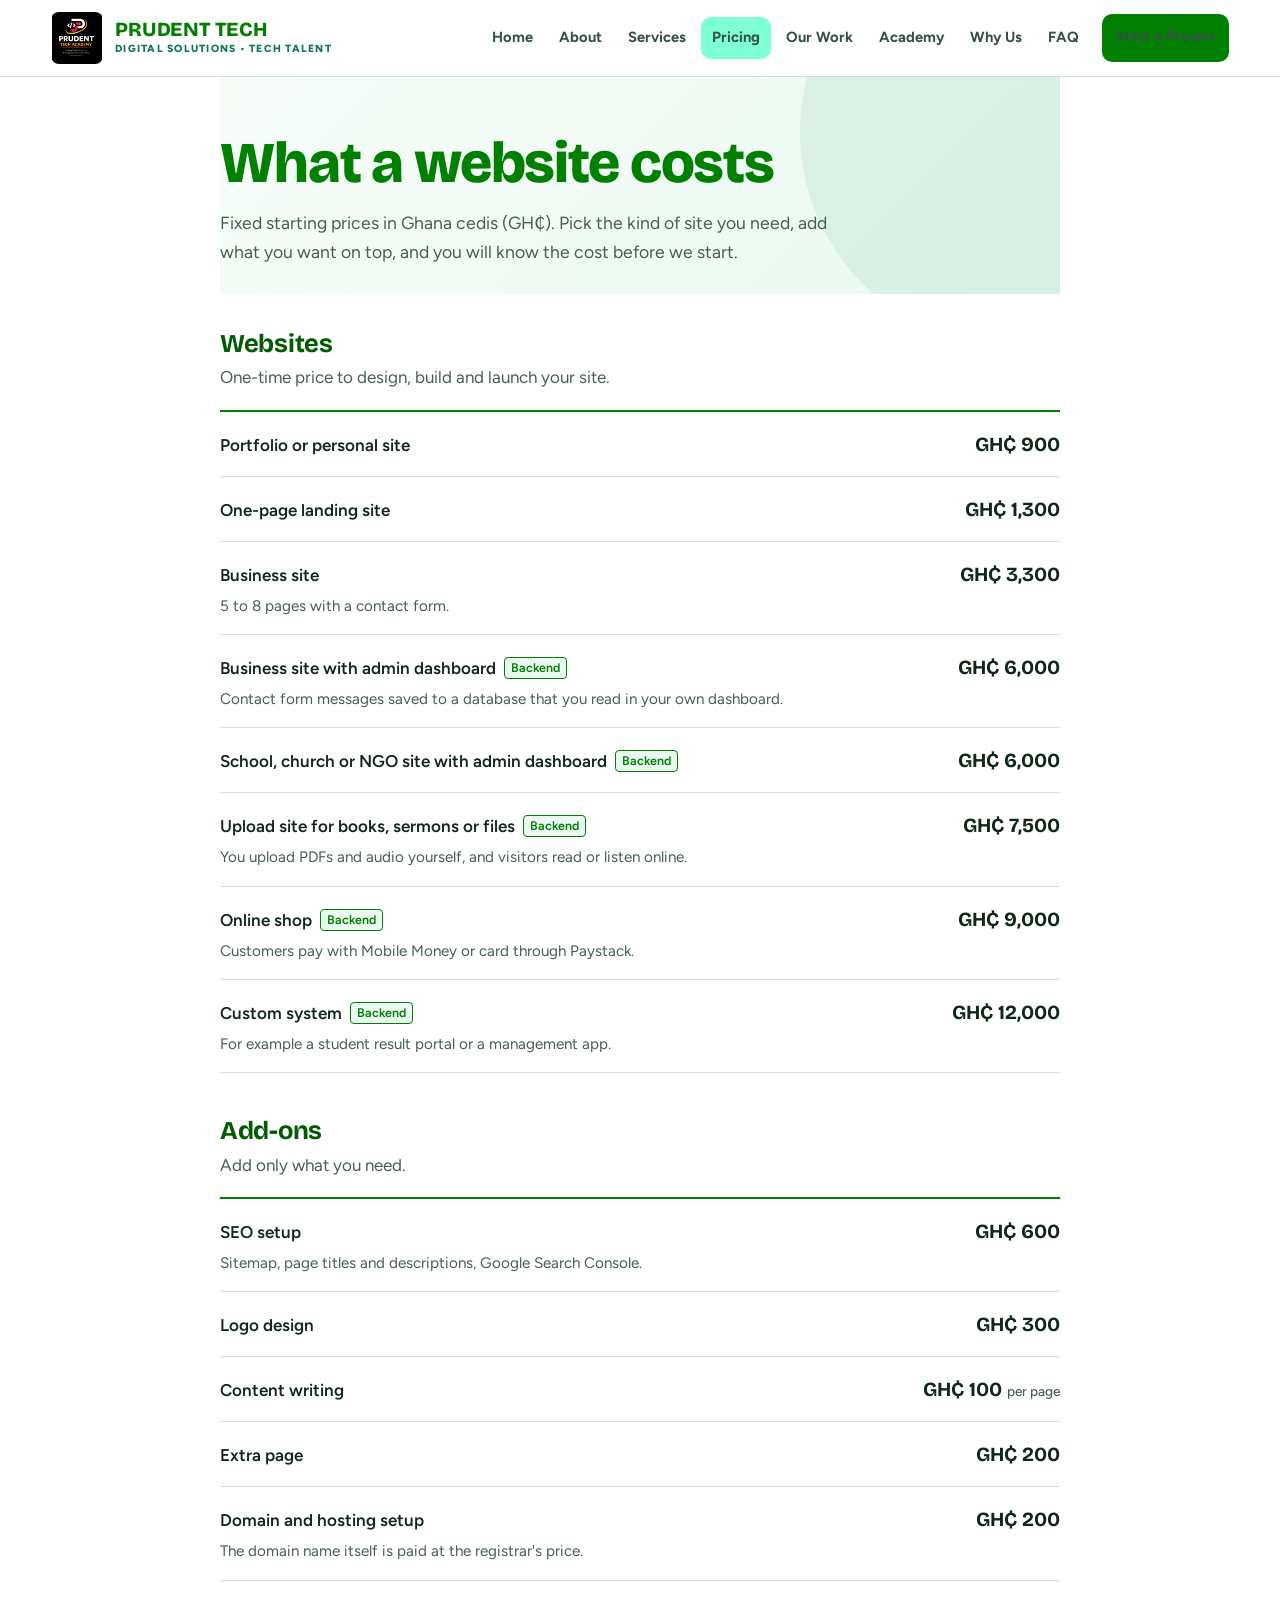
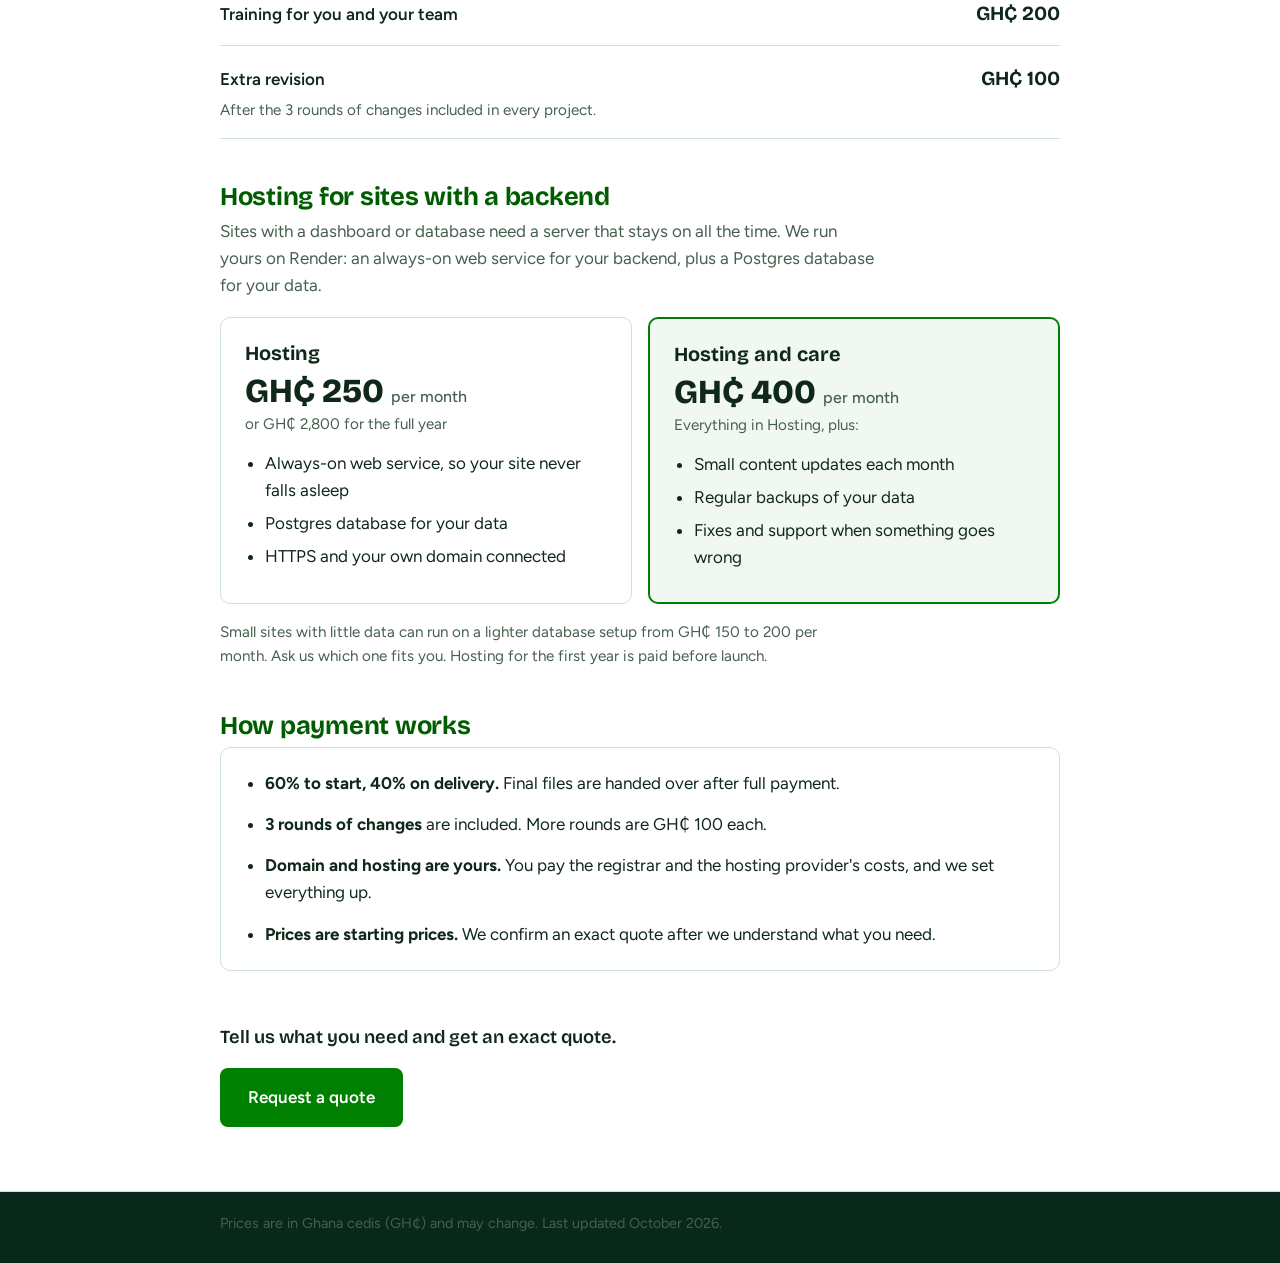
<file: pricing.html>
<!DOCTYPE html>
<html lang="en">
<head>
<meta charset="UTF-8">
<meta name="viewport" content="width=device-width, initial-scale=1">
<title>Website Pricing in Ghana | Prudent Tech</title>
<meta name="description" content="Clear website prices in Ghana cedis: business sites, school and church sites with admin dashboards, online shops, custom systems, hosting and upkeep.">
<link rel="canonical" href="https://prudent.onrender.com/pricing.html">
<meta name="robots" content="index, follow">
<link rel="preconnect" href="https://fonts.googleapis.com">
<link rel="preconnect" href="https://fonts.gstatic.com" crossorigin>
<link href="https://fonts.googleapis.com/css2?family=Bricolage+Grotesque:wght@500;700;800&family=Figtree:wght@400;500;600&display=swap" rel="stylesheet">
<link rel="stylesheet" href="style.css">
</head>
<body>
  <header>
 <div class="container nav">
  <a class="brand" href="index.html">
   <img src="assets/logo.png" alt="Prudent Tech Academy logo">
   <div class="brand-text"><span class="brand-name">PRUDENT TECH</span>
    <span class="brand-tag">DIGITAL SOLUTIONS • TECH TALENT</span></div>
  </a>
  <button class="menu-btn" aria-label="Open navigation">☰</button>
  <nav class="nav-links">
   <a data-page="home" href="index.html">Home</a>
   <a data-page="about" href="about.html">About</a>
   <a data-page="services" href="services.html">Services</a>
   <a data-page="pricing" style="background-color: aquamarine;" href="pricing.html">Pricing</a>
   <a data-page="work" href="work.html">Our Work</a>
   <a data-page="academy" href="academy.html">Academy</a>
   <a data-page="why" href="why-us.html">Why Us</a>
   <a data-page="faq" href="faq.html">FAQ</a>
   <a data-page="contact" class="btn btn-primary nav-cta" href="contact.html">Start a Project</a>
  </nav>
 </div>
</header>

<main>
  <div class="wrap">

    <div class="hero">
      <h1>What a website costs</h1>
      <p class="lead">Fixed starting prices in Ghana cedis (GH₵). Pick the kind of site you need, add what you want on top, and you will know the cost before we start.</p>
    </div>

    <section aria-labelledby="sites">
      <h2 id="sites">Websites</h2>
      <p class="sub">One-time price to design, build and launch your site.</p>
      <ul class="rows">
        <li><span class="name">Portfolio or personal site</span><span class="price">GH₵ 900</span></li>
        <li><span class="name">One-page landing site</span><span class="price">GH₵ 1,300</span></li>
        <li>
          <span class="name">Business site</span>
          <span class="price">GH₵ 3,300</span>
          <span class="note">5 to 8 pages with a contact form.</span>
        </li>
        <li>
          <span class="name">Business site with admin dashboard<span class="tag">Backend</span></span>
          <span class="price">GH₵ 6,000</span>
          <span class="note">Contact form messages saved to a database that you read in your own dashboard.</span>
        </li>
        <li>
          <span class="name">School, church or NGO site with admin dashboard<span class="tag">Backend</span></span>
          <span class="price">GH₵ 6,000</span>
        </li>
        <li>
          <span class="name">Upload site for books, sermons or files<span class="tag">Backend</span></span>
          <span class="price">GH₵ 7,500</span>
          <span class="note">You upload PDFs and audio yourself, and visitors read or listen online.</span>
        </li>
        <li>
          <span class="name">Online shop<span class="tag">Backend</span></span>
          <span class="price">GH₵ 9,000</span>
          <span class="note">Customers pay with Mobile Money or card through Paystack.</span>
        </li>
        <li>
          <span class="name">Custom system<span class="tag">Backend</span></span>
          <span class="price">GH₵ 12,000</span>
          <span class="note">For example a student result portal or a management app.</span>
        </li>
      </ul>
    </section>

    <section aria-labelledby="addons">
      <h2 id="addons">Add-ons</h2>
      <p class="sub">Add only what you need.</p>
      <ul class="rows">
        <li><span class="name">SEO setup</span><span class="price">GH₵ 600</span><span class="note">Sitemap, page titles and descriptions, Google Search Console.</span></li>
        <li><span class="name">Logo design</span><span class="price">GH₵ 300</span></li>
        <li><span class="name">Content writing</span><span class="price">GH₵ 100 <small>per page</small></span></li>
        <li><span class="name">Extra page</span><span class="price">GH₵ 200</span></li>
        <li><span class="name">Domain and hosting setup</span><span class="price">GH₵ 200</span><span class="note">The domain name itself is paid at the registrar's price.</span></li>
        <li><span class="name">Training for you and your team</span><span class="price">GH₵ 200</span></li>
        <li><span class="name">Extra revision</span><span class="price">GH₵ 100</span><span class="note">After the 3 rounds of changes included in every project.</span></li>
      </ul>
    </section>

    <section aria-labelledby="hosting">
      <h2 id="hosting">Hosting for sites with a backend</h2>
      <p class="sub">Sites with a dashboard or database need a server that stays on all the time. We run yours on Render: an always-on web service for your backend, plus a Postgres database for your data.</p>

      <div class="plans">
        <div class="plan">
          <h3>Hosting</h3>
          <p class="big">GH₵ 250 <small>per month</small></p>
          <p class="alt">or GH₵ 2,800 for the full year</p>
          <ul>
            <li>Always-on web service, so your site never falls asleep</li>
            <li>Postgres database for your data</li>
            <li>HTTPS and your own domain connected</li>
          </ul>
        </div>
        <div class="plan main">
          <h3>Hosting and care</h3>
          <p class="big">GH₵ 400 <small>per month</small></p>
          <p class="alt">Everything in Hosting, plus:</p>
          <ul>
            <li>Small content updates each month</li>
            <li>Regular backups of your data</li>
            <li>Fixes and support when something goes wrong</li>
          </ul>
        </div>
      </div>
      <p class="fine">Small sites with little data can run on a lighter database setup from GH₵ 150 to 200 per month. Ask us which one fits you. Hosting for the first year is paid before launch.</p>
    </section>

    <section aria-labelledby="terms">
      <h2 id="terms">How payment works</h2>
      <div class="terms">
        <ul>
          <li><strong>60% to start, 40% on delivery.</strong> Final files are handed over after full payment.</li>
          <li><strong>3 rounds of changes</strong> are included. More rounds are GH₵ 100 each.</li>
          <li><strong>Domain and hosting are yours.</strong> You pay the registrar and the hosting provider's costs, and we set everything up.</li>
          <li><strong>Prices are starting prices.</strong> We confirm an exact quote after we understand what you need.</li>
        </ul>
      </div>
    </section>

    <div class="cta">
      <p>Tell us what you need and get an exact quote.</p>
      <a class="btn" href="contact.html">Request a quote</a>
    </div>

  </div>
</main>

<footer>
  <div class="wrap">Prices are in Ghana cedis (GH₵) and may change. Last updated October 2026.</div>
</footer>
<script src="script.js"></script>
</body>
</html>
</file>
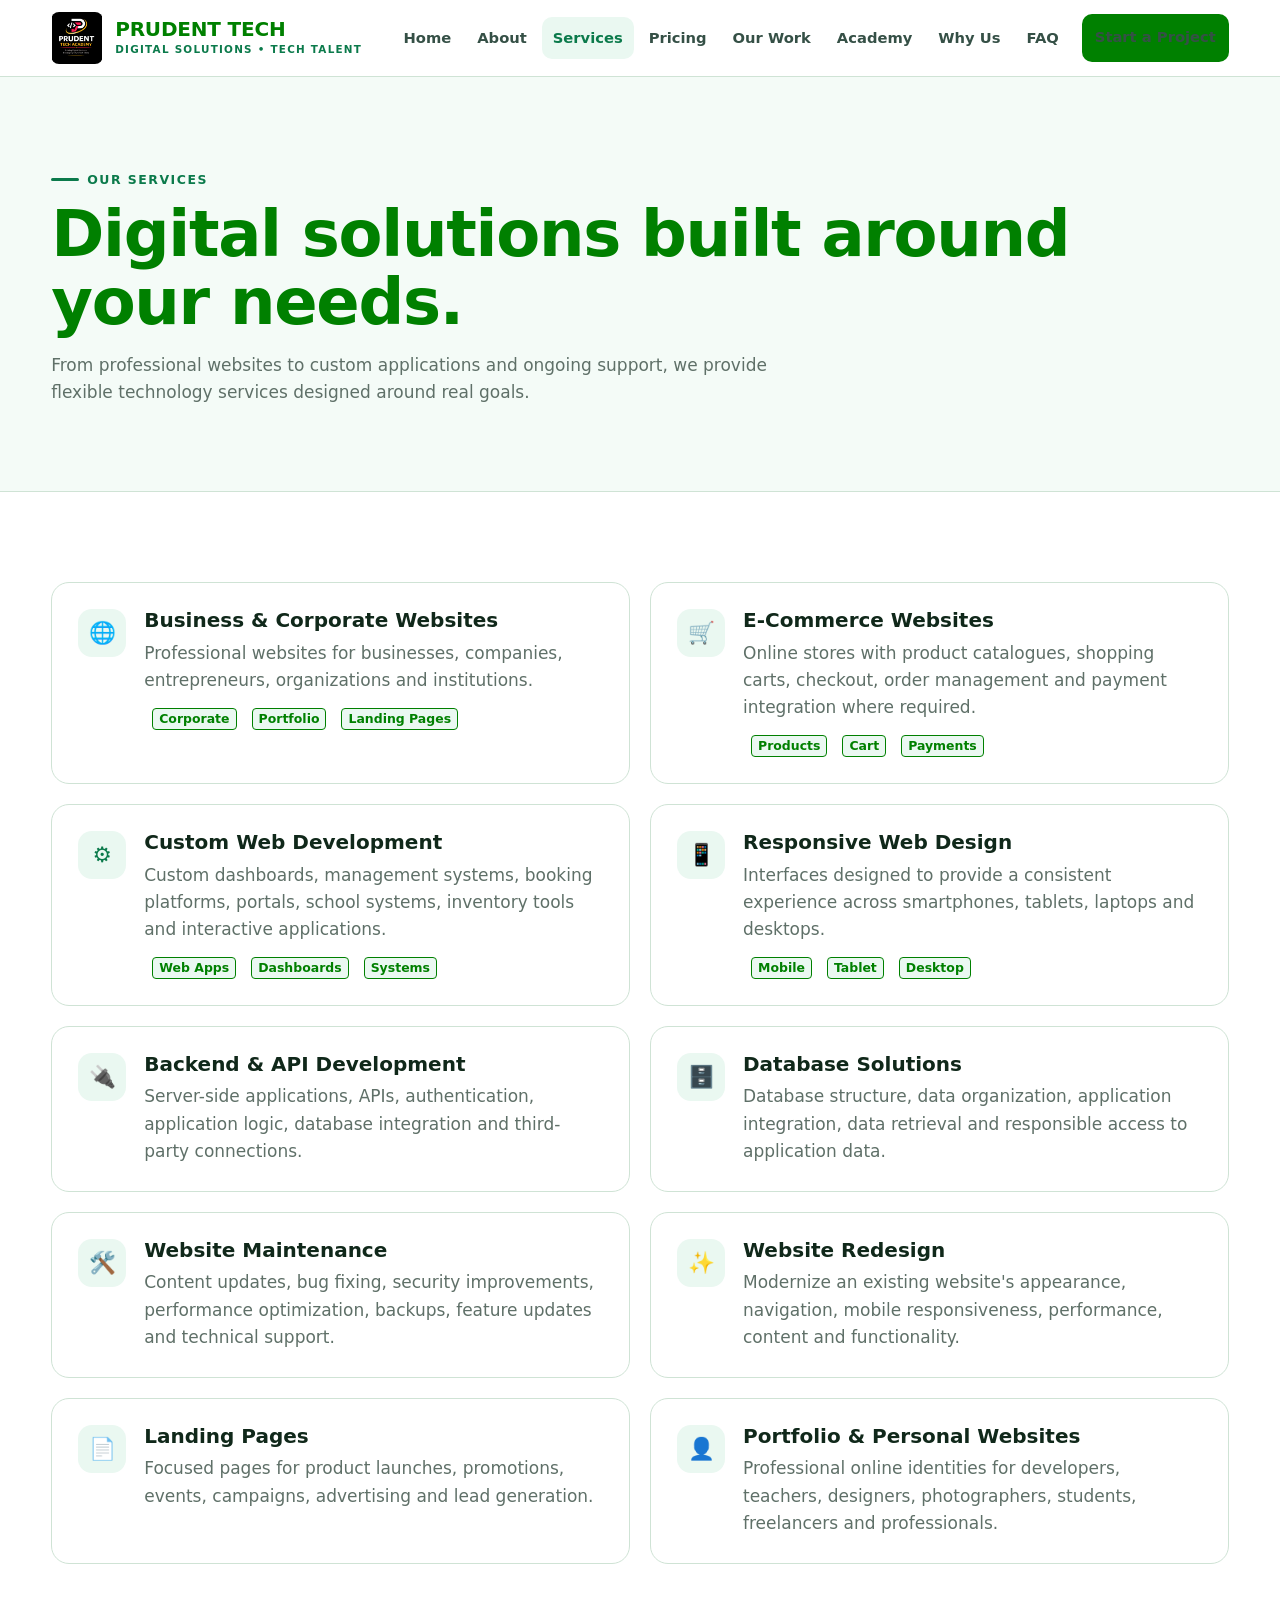
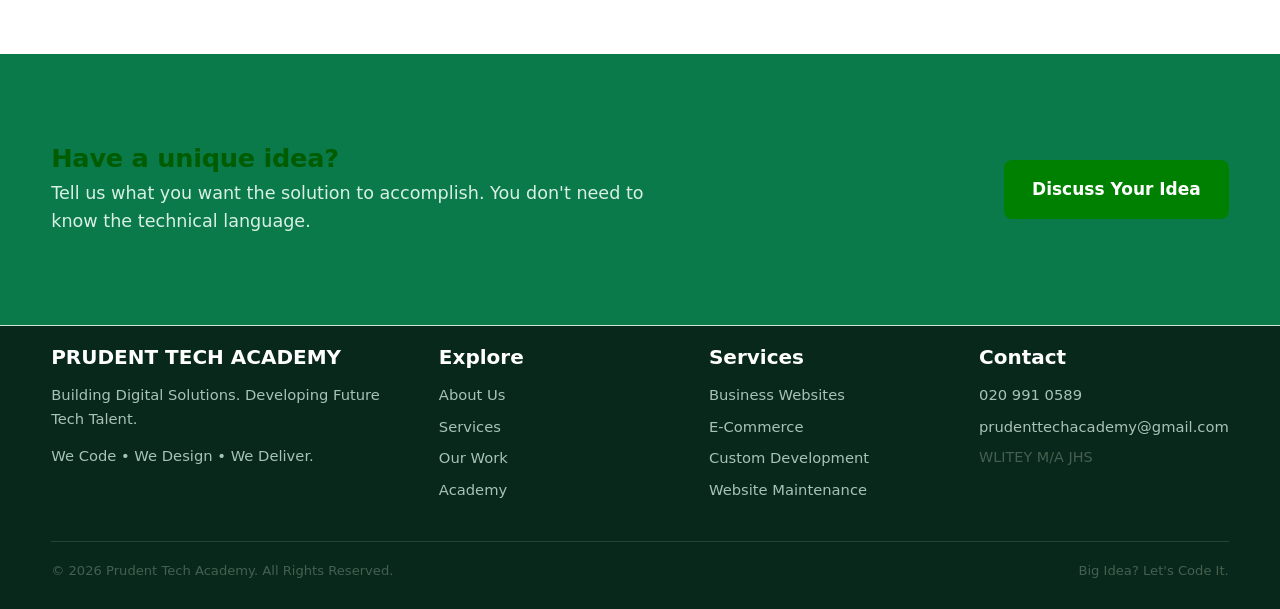
<file: services.html>
<!doctype html>
<html lang="en">
<head>
<meta charset="utf-8"><meta name="viewport" content="width=device-width,initial-scale=1">
<title>Services | Prudent Tech</title>
<meta name="description" content="Explore Prudent Tech Academy website development, e-commerce, custom web, API, database and maintenance services.">
<link rel="stylesheet" href="style.css">
</head>
<body data-page="services">

<header>
 <div class="container nav">
  <a class="brand" href="index.html">
   <img src="assets/logo.png" alt="Prudent Tech Academy logo">
   <div class="brand-text"><span class="brand-name">PRUDENT TECH</span><span class="brand-tag">DIGITAL SOLUTIONS • TECH TALENT</span></div>
  </a>
  <button class="menu-btn" aria-label="Open navigation">☰</button>
  <nav class="nav-links">
   <a data-page="home" href="index.html">Home</a>
   <a data-page="about" href="about.html">About</a>
   <a data-page="services" href="services.html">Services</a>
      <a data-page="pricing" href="pricing.html">Pricing</a>
   <a data-page="work" href="work.html">Our Work</a>
   <a data-page="academy" href="academy.html">Academy</a>
   <a data-page="why" href="why-us.html">Why Us</a>
   <a data-page="faq" href="faq.html">FAQ</a>
   <a data-page="contact" class="btn btn-primary nav-cta" href="contact.html">Start a Project</a>
  </nav>
 </div>
</header>


<main>
<section class="page-hero">
    <div class="container">
        <div class="eyebrow">Our Services</div>
        <h1>Digital solutions built around your needs.</h1>
        <p>From professional websites to custom applications and ongoing support, we provide flexible technology services designed around real goals.</p></div></section>
<section class="section">
    <div class="container">
        <div class="service-grid">
<article class="service-card reveal">
    <div class="icon">🌐</div>
    <div>
        <h3>Business & Corporate Websites</h3>
        <p>Professional websites for businesses, companies, entrepreneurs, organizations and institutions.</p>
        <div class="tags">
            <span class="tag">Corporate</span>
            <span class="tag">Portfolio</span>
            <span class="tag">Landing Pages</span>
        </div>
    </div>
</article>
<article id="ecommerce" class="service-card reveal">
    <div class="icon">🛒</div>
    <div>
        <h3>E-Commerce Websites</h3>
        <p>Online stores with product catalogues, shopping carts, checkout, order management and payment integration where required.</p><div class="tags"><span class="tag">Products</span><span class="tag">Cart</span><span class="tag">Payments</span></div></div></article>
<article id="custom" class="service-card reveal">
    <div class="icon">⚙️</div>
    <div>
        <h3>Custom Web Development</h3>
        <p>Custom dashboards, management systems, booking platforms, portals, school systems, inventory tools and interactive applications.</p><div class="tags"><span class="tag">Web Apps</span><span class="tag">Dashboards</span><span class="tag">Systems</span></div></div></article>
<article class="service-card reveal">
    <div class="icon">📱</div>
    <div>
        <h3>Responsive Web Design</h3>
        <p>Interfaces designed to provide a consistent experience across smartphones, tablets, laptops and desktops.</p><div class="tags"><span class="tag">Mobile</span><span class="tag">Tablet</span><span class="tag">Desktop</span></div></div></article>
<article class="service-card reveal">
    <div class="icon">🔌</div>
    <div>
        <h3>Backend & API Development</h3>
        <p>Server-side applications, APIs, authentication, application logic, database integration and third-party connections.</p></div></article>
<article class="service-card reveal">
    <div class="icon">🗄️</div>
    <div><h3>Database Solutions</h3>
        <p>Database structure, data organization, application integration, data retrieval and responsible access to application data.</p></div></article>
<article class="service-card reveal">
    <div class="icon">🛠️</div>
    <div><h3>Website Maintenance</h3>
        <p>Content updates, bug fixing, security improvements, performance optimization, backups, feature updates and technical support.</p></div></article>
<article class="service-card reveal">
    <div class="icon">✨</div>
    <div>
        <h3>Website Redesign</h3>
        <p>Modernize an existing website's appearance, navigation, mobile responsiveness, performance, content and functionality.</p></div></article>
<article class="service-card reveal">
    <div class="icon">📄</div>
    <div>
        <h3>Landing Pages</h3>
        <p>Focused pages for product launches, promotions, events, campaigns, advertising and lead generation.</p></div></article>
<article class="service-card reveal">
    <div class="icon">👤</div>
    <div>
        <h3>Portfolio & Personal Websites</h3>
        <p>Professional online identities for developers, teachers, designers, photographers, students, freelancers and professionals.</p></div></article>
</div>
</div>
</section>
<section class="band section">
    <div class="container band-inner">
        <div>
        <h2>Have a unique idea?</h2>
        <p class="lead">Tell us what you want the solution to accomplish. You don't need to know the technical language.</p>
    </div>
    <a class="btn btn-light" href="contact.html">Discuss Your Idea</a>
</div>
</section>
</main>


<footer>
 <div class="container">
  <div class="footer-grid">
   <div>
    <h3>PRUDENT TECH ACADEMY</h3>
    <p>Building Digital Solutions. Developing Future Tech Talent.</p>
    <p style="margin-top:14px">We Code • We Design • We Deliver.</p>
   </div>
   <div>
    <h3>Explore</h3>
    <div class="footer-links">
        <a href="about.html">About Us</a>
        <a href="services.html">Services</a>
        <a href="work.html">Our Work</a>
        <a href="academy.html">Academy</a>
    </div>
</div>
   <div>
    <h3>Services</h3>
    <div class="footer-links">
        <a href="services.html">Business Websites</a>
        <a href="services.html#ecommerce">E-Commerce</a>
        <a href="services.html#custom">Custom Development</a>
        <a href="services.html#maintenance">Website Maintenance</a>
    </div>
</div>
   <div>
    <h3>Contact</h3>
    <div class="footer-links">
        <a href="tel:0209910589">020 991 0589</a>
        <a href="mailto:prudenttechacademy@gmail.com">prudenttechacademy@gmail.com</a>
        <span>WLITEY M/A JHS</span>
    </div>
</div>
  </div>
  <div class="footer-bottom"><span>© <span class="year"></span> Prudent Tech Academy. All Rights Reserved.</span>
    <span>Big Idea? Let's Code It.</span>
</div>
 </div>
</footer>

<script src="script.js"></script>
</body>
</html>
</file>
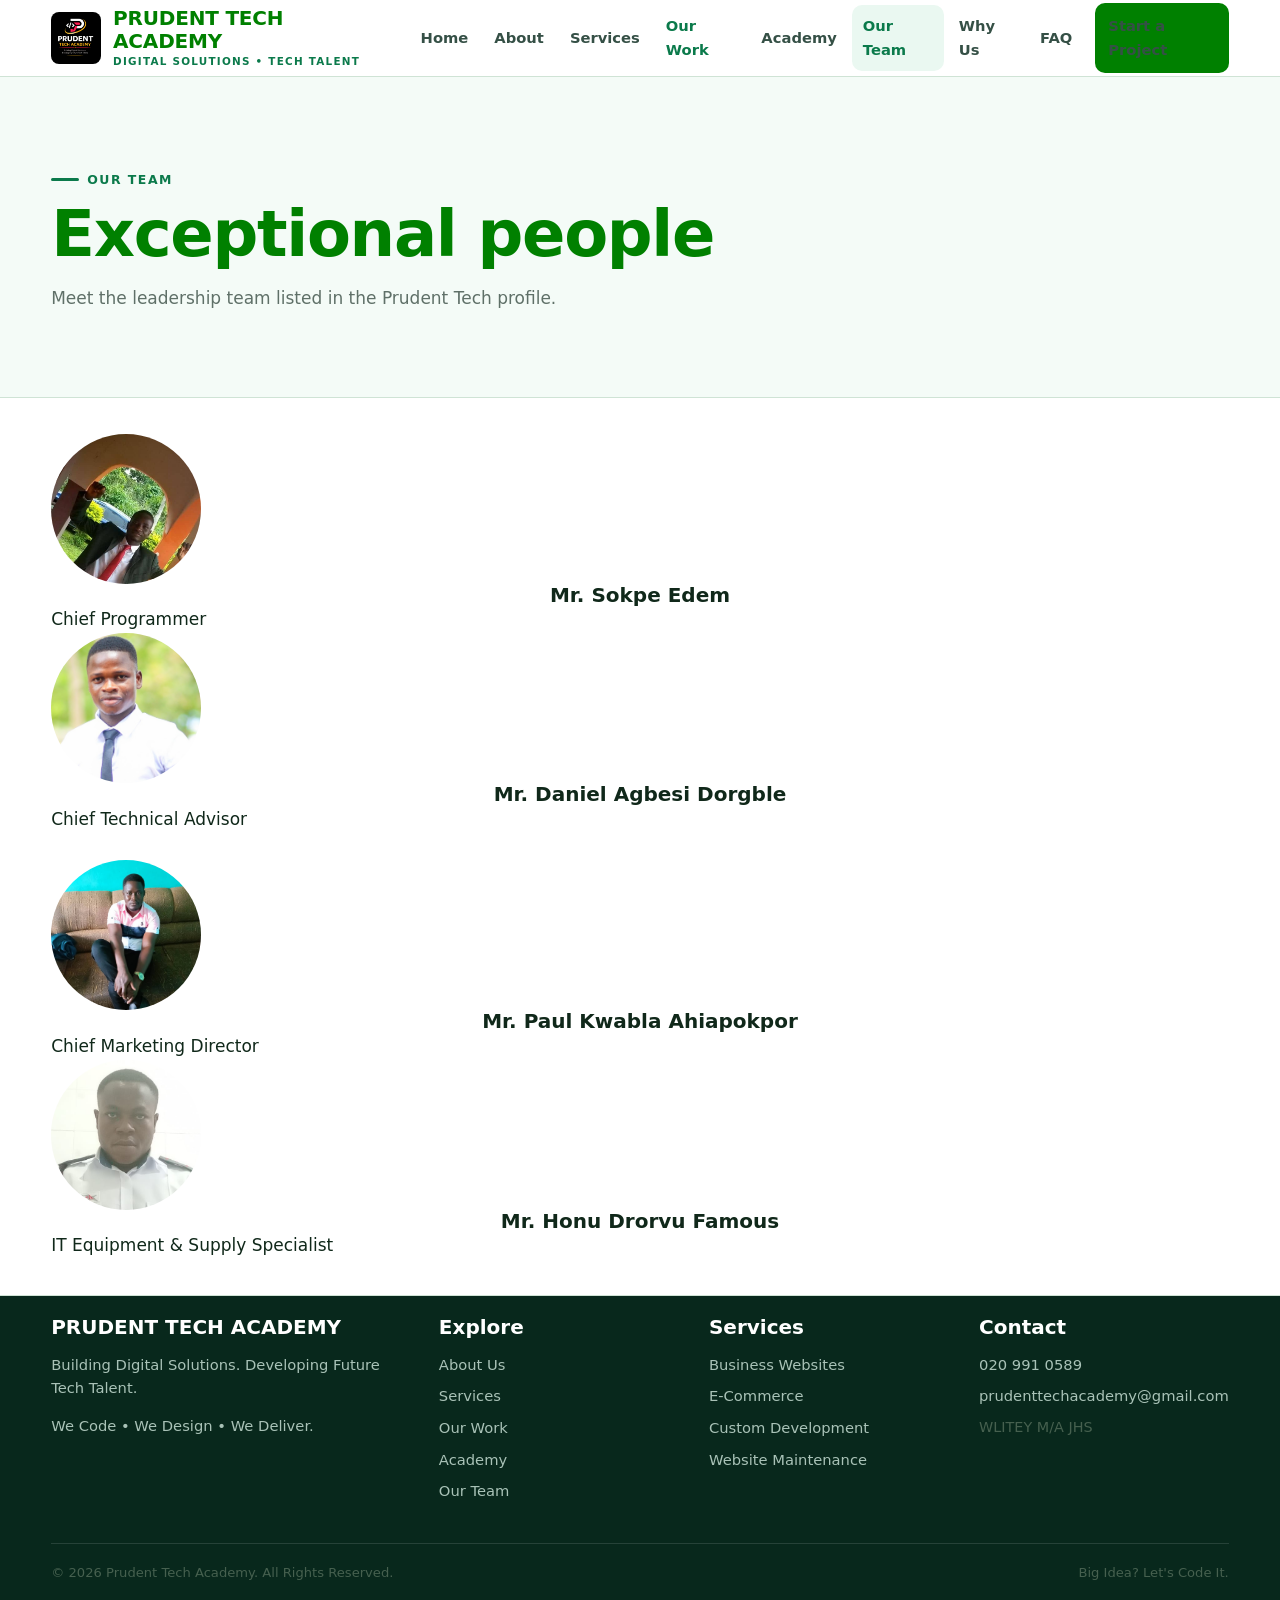
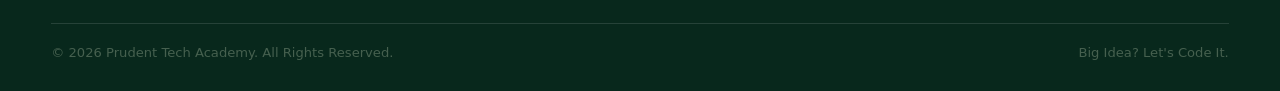
<file: team.html>
<!doctype html>
<html>
    <head><meta charset="utf-8">
        <meta name="viewport" content="width=device-width,initial-scale=1">
    <title>Our Work | Prudent Tech Academy</title>
<meta name="description" content="Explore the Prudent Tech Academy portfolio and digital project showcase.">
<link rel="stylesheet" href="style.css">
</head>
<body data-page="work">

<header>
 <div class="container nav">
  <a class="brand" href="index.html">
   <img src="assets/logo.png" alt="Prudent Tech Academy logo">
   <div class="brand-text"><span class="brand-name">PRUDENT TECH ACADEMY</span><span class="brand-tag">DIGITAL SOLUTIONS • TECH TALENT</span></div>
  </a>
  <button class="menu-btn" aria-label="Open navigation">☰</button>
  <nav class="nav-links">
   <a data-page="home" href="index.html">Home</a>
   <a data-page="about" href="about.html">About</a>
   <a data-page="services" href="services.html">Services</a>
   <a style="color:var(--green); background-color:white;" data-page="work" href="work.html">Our Work</a>
   <a data-page="academy" href="academy.html">Academy</a>
   <a style="color:var(--green);background:var(--green-light)" data-page="team" href="team.html">Our Team</a>
   <a data-page="why" href="why-us.html">Why Us</a>
   <a data-page="faq" href="faq.html">FAQ</a>
   <a data-page="contact" class="btn btn-primary nav-cta" href="contact.html">Start a Project</a>
  </nav>
 </div>
</header>


<main>
    <section class="page-hero">
        <div class="container">
            <div class="eyebrow">OUR TEAM</div>
            <h1>Exceptional people</h1>
            <p>Meet the leadership team listed in the Prudent Tech profile.</p>
        </div>
    </section>

    <section>
        <div class="container">
            <div class="team">
                <div class="person">
                    <div class="image">
                    <img src="assets/chief.jpg" alt="Programmer and Chief Executive Officer" style="width:150px; height:150px; object-fit:cover;border-radius:50%">
                    </div>
                    <h3 style="text-align: center;">Mr. Sokpe Edem</h3>
                    <span style="text-align: center;">Chief Programmer</span>
                </div>
                <div class="person">
                    <div class="image">
                        <img src="assets/advisor.jpg" alt="Technical Advisor" style="width: 150px; height: 150px; object-fit:cover;border-radius:50%">
                    </div>
                    <h3 style="text-align: center;">Mr. Daniel Agbesi Dorgble</h3>
                    <span>Chief Technical Advisor</span>
                </div>
                <br>
                
                <div class="person">
                    <div class="image">
                   <img src="assets/market.jpg" alt="Marketing Director" style="width: 150px; height: 150px; object-fit: cover; border-radius: 50%">
                    </div>
                    <h3 style="text-align: center;">Mr. Paul Kwabla Ahiapokpor</h3>
                    <span style="text-align: center;">Chief Marketing Director</span>
                </div>
                <div class="person">
                    <div class="image">
                         <img src="assets/equipment.jpg" alt="IT Equipment & Supply Specialist" style="width: 150px; height: 150px; object-fit:cover;border-radius:50%">
                    </div> 
                    <h3 style="text-align: center;">Mr. Honu Drorvu Famous</h3>
                    <span style="text-align: center;">IT Equipment & Supply Specialist</span>
                </div>
                
            </div>
        </div>
        <br>

    </section>

</main>

<footer>
 <div class="container">
  <div class="footer-grid">
   <div>
    <h3>PRUDENT TECH ACADEMY</h3>
    <p>Building Digital Solutions. Developing Future Tech Talent.</p>
    <p style="margin-top:14px">We Code • We Design • We Deliver.</p>
   </div>
   <div>
    <h3>Explore</h3>
    <div class="footer-links">
        <a href="about.html">About Us</a>
        <a href="services.html">Services</a>
        <a href="work.html">Our Work</a>
        <a href="academy.html">Academy</a>
        <a href="team.html">Our Team</a>
    </div>
   </div>

   <div>
    <h3>Services</h3>
    <div class="footer-links">
        <a href="services.html">Business Websites</a>
        <a href="services.html#ecommerce">E-Commerce</a>
        <a href="services.html#custom">Custom Development</a>
        <a href="services.html#maintenance">Website Maintenance</a>
    </div>
   </div>

   <div>
    <h3>Contact</h3>
    <div class="footer-links">
        <a href="tel:0209910589">020 991 0589</a>
        <a href="mailto:prudenttechacademy@gmail.com">prudenttechacademy@gmail.com</a>
        <span>WLITEY M/A JHS</span>
    </div>
   </div>
  </div>

  <div class="footer-bottom">
    <span>© <span class="year"></span> Prudent Tech Academy. All Rights Reserved.</span>
    <span>Big Idea? Let's Code It.</span>
  </div>
  <div class="footer-bottom">
    <span>© <span class="year"></span> Prudent Tech Academy. All Rights Reserved.</span>
    <span>Big Idea? Let's Code It.</span>
</div>
 </div>
</footer>

<script src="script.js"></script>
</body>
</html>
</file>
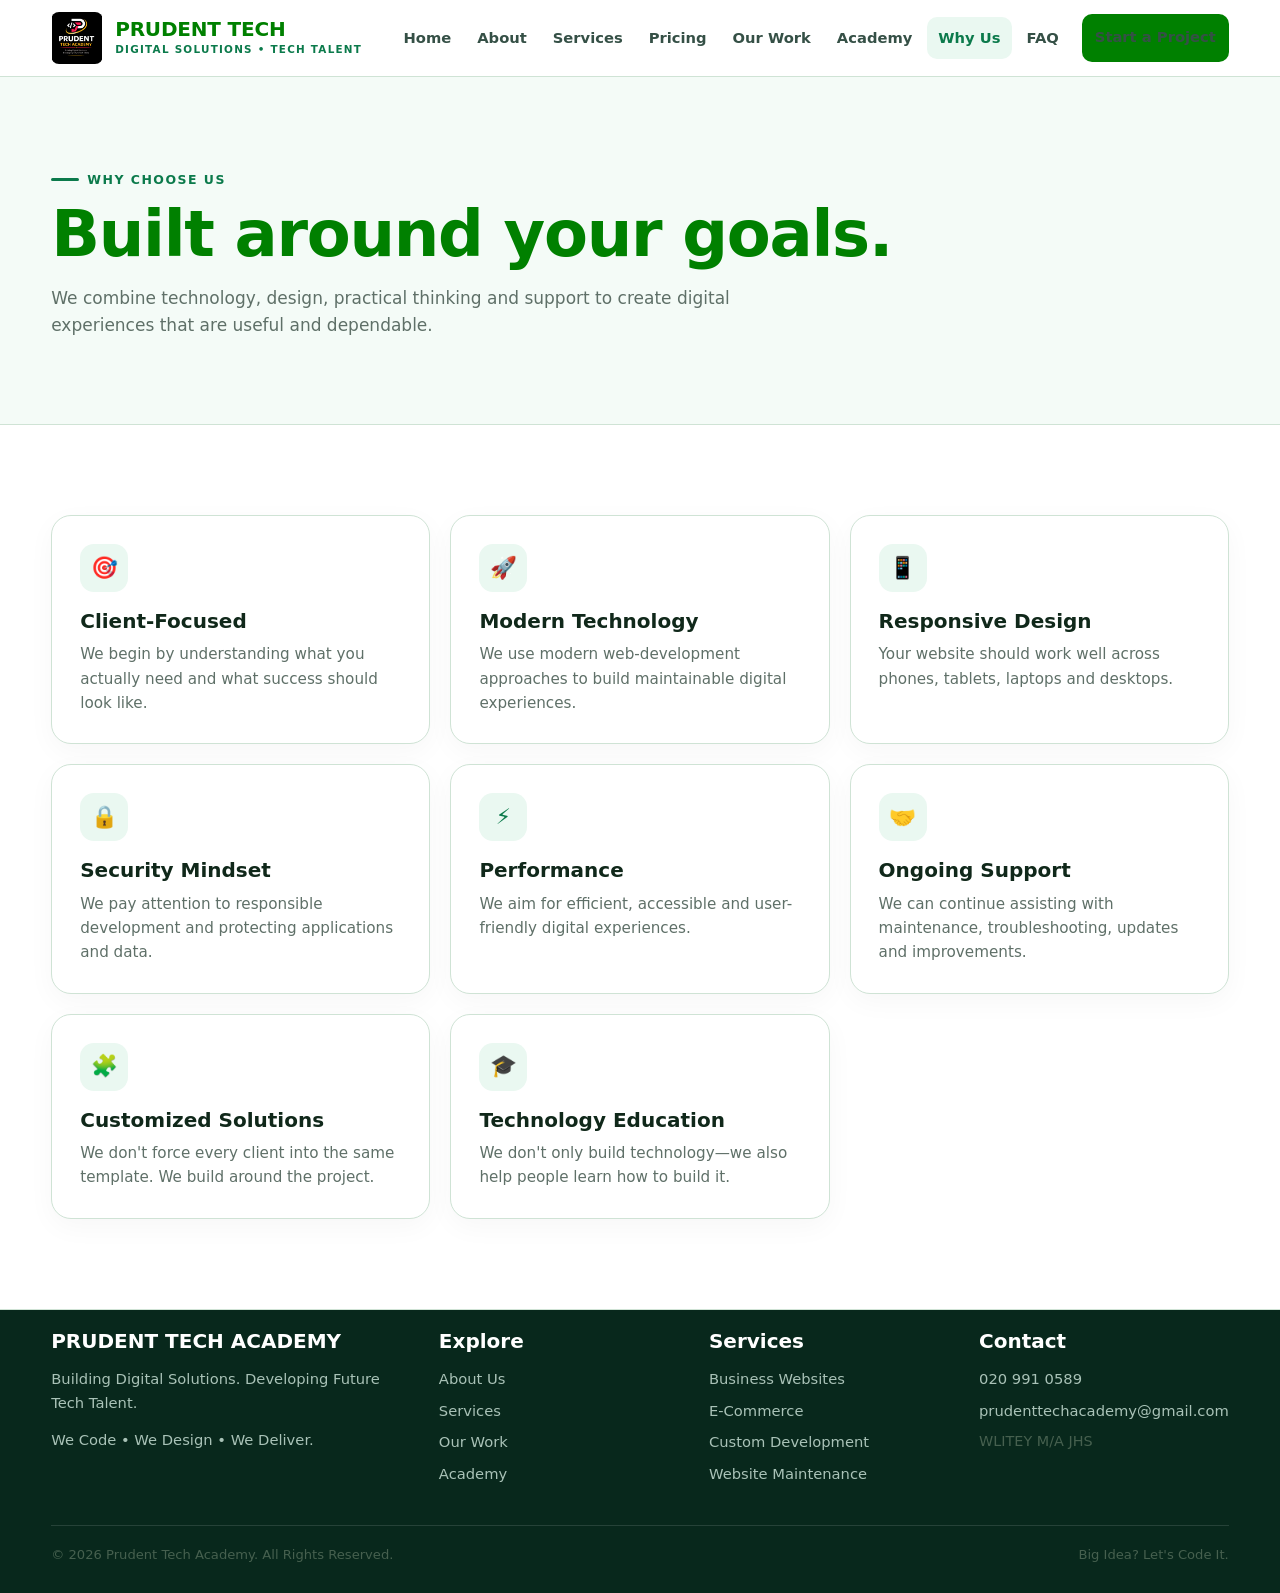
<file: why-us.html>
<!doctype html>
<html lang="en">
<head>
<meta charset="utf-8"><meta name="viewport" content="width=device-width,initial-scale=1">
<title>Why Choose Us | Prudent Tech</title>
<meta name="description" content="Discover why businesses and organizations can choose Prudent Tech Academy for digital solutions.">
<link rel="stylesheet" href="style.css">
</head>
<body data-page="why">

<header>
 <div class="container nav">
  <a class="brand" href="index.html">
   <img src="assets/logo.png" alt="Prudent Tech Academy logo">
   <div class="brand-text"><span class="brand-name">PRUDENT TECH</span><span class="brand-tag">DIGITAL SOLUTIONS • TECH TALENT</span></div>
  </a>
  <button class="menu-btn" aria-label="Open navigation">☰</button>
  <nav class="nav-links">
   <a data-page="home" href="index.html">Home</a>
   <a data-page="about" href="about.html">About</a>
   <a data-page="services" href="services.html">Services</a>
   <a data-page="pricing" href="pricing.html">Pricing</a>
   <a data-page="work" href="work.html">Our Work</a>
   <a data-page="academy" href="academy.html">Academy</a>
   <a data-page="why" href="why-us.html">Why Us</a>
   <a data-page="faq" href="faq.html">FAQ</a>
   <a data-page="contact" class="btn btn-primary nav-cta" href="contact.html">Start a Project</a>
  </nav>
 </div>
</header>


<main>
<section class="page-hero">
    <div class="container">
        <div class="eyebrow">Why Choose Us</div>
        <h1>Built around your goals.</h1>
        <p>We combine technology, design, practical thinking and support to create digital experiences that are useful and dependable.</p></div></section>
<section class="section">
    <div class="container">
        <div class="cards">
<article class="card reveal">
    <div class="icon">🎯</div>
    <h3>Client-Focused</h3>
    <p>We begin by understanding what you actually need and what success should look like.</p>
</article>
<article class="card reveal">
    <div class="icon">🚀</div>
    <h3>Modern Technology</h3>
    <p>We use modern web-development approaches to build maintainable digital experiences.</p>
</article>
<article class="card reveal">
    <div class="icon">📱</div>
    <h3>Responsive Design</h3>
    <p>Your website should work well across phones, tablets, laptops and desktops.</p>
</article>
<article class="card reveal">
    <div class="icon">🔒</div>
    <h3>Security Mindset</h3>
    <p>We pay attention to responsible development and protecting applications and data.</p>
</article>
<article class="card reveal">
    <div class="icon">⚡</div>
    <h3>Performance</h3>
    <p>We aim for efficient, accessible and user-friendly digital experiences.</p>
</article>
<article class="card reveal">
    <div class="icon">🤝</div>
    <h3>Ongoing Support</h3>
    <p>We can continue assisting with maintenance, troubleshooting, updates and improvements.</p>
</article>
<article class="card reveal">
    <div class="icon">🧩</div>
    <h3>Customized Solutions</h3>
    <p>We don't force every client into the same template. We build around the project.</p>
</article>
<article class="card reveal">
    <div class="icon">🎓</div>
    <h3>Technology Education</h3>
    <p>We don't only build technology—we also help people learn how to build it.</p>
</article>
</div>
</div>
</section>
</main>


<footer>
 <div class="container">
  <div class="footer-grid">
   <div>
    <h3>PRUDENT TECH ACADEMY</h3>
    <p>Building Digital Solutions. Developing Future Tech Talent.</p>
    <p style="margin-top:14px">We Code • We Design • We Deliver.</p>
   </div>
   <div>
    <h3>Explore</h3>
    <div class="footer-links">
        <a href="about.html">About Us</a>
        <a href="services.html">Services</a>
        <a href="work.html">Our Work</a>
        <a href="academy.html">Academy</a>
    </div>
</div>
   <div>
    <h3>Services</h3>
    <div class="footer-links">
        <a href="services.html">Business Websites</a>
        <a href="services.html#ecommerce">E-Commerce</a>
        <a href="services.html#custom">Custom Development</a>
        <a href="services.html#maintenance">Website Maintenance</a>
    </div>
</div>
   <div>
    <h3>Contact</h3>
    <div class="footer-links">
        <a href="tel:0209910589">020 991 0589</a>
        <a href="mailto:prudenttechacademy@gmail.com">prudenttechacademy@gmail.com</a>
        <span>WLITEY M/A JHS</span>
    </div>
</div>
  </div>
  <div class="footer-bottom"><span>© <span class="year"></span> Prudent Tech Academy. All Rights Reserved.</span>
    <span>Big Idea? Let's Code It.</span>
</div>
 </div>
</footer>

<script src="script.js"></script>
</body>
</html>
</file>
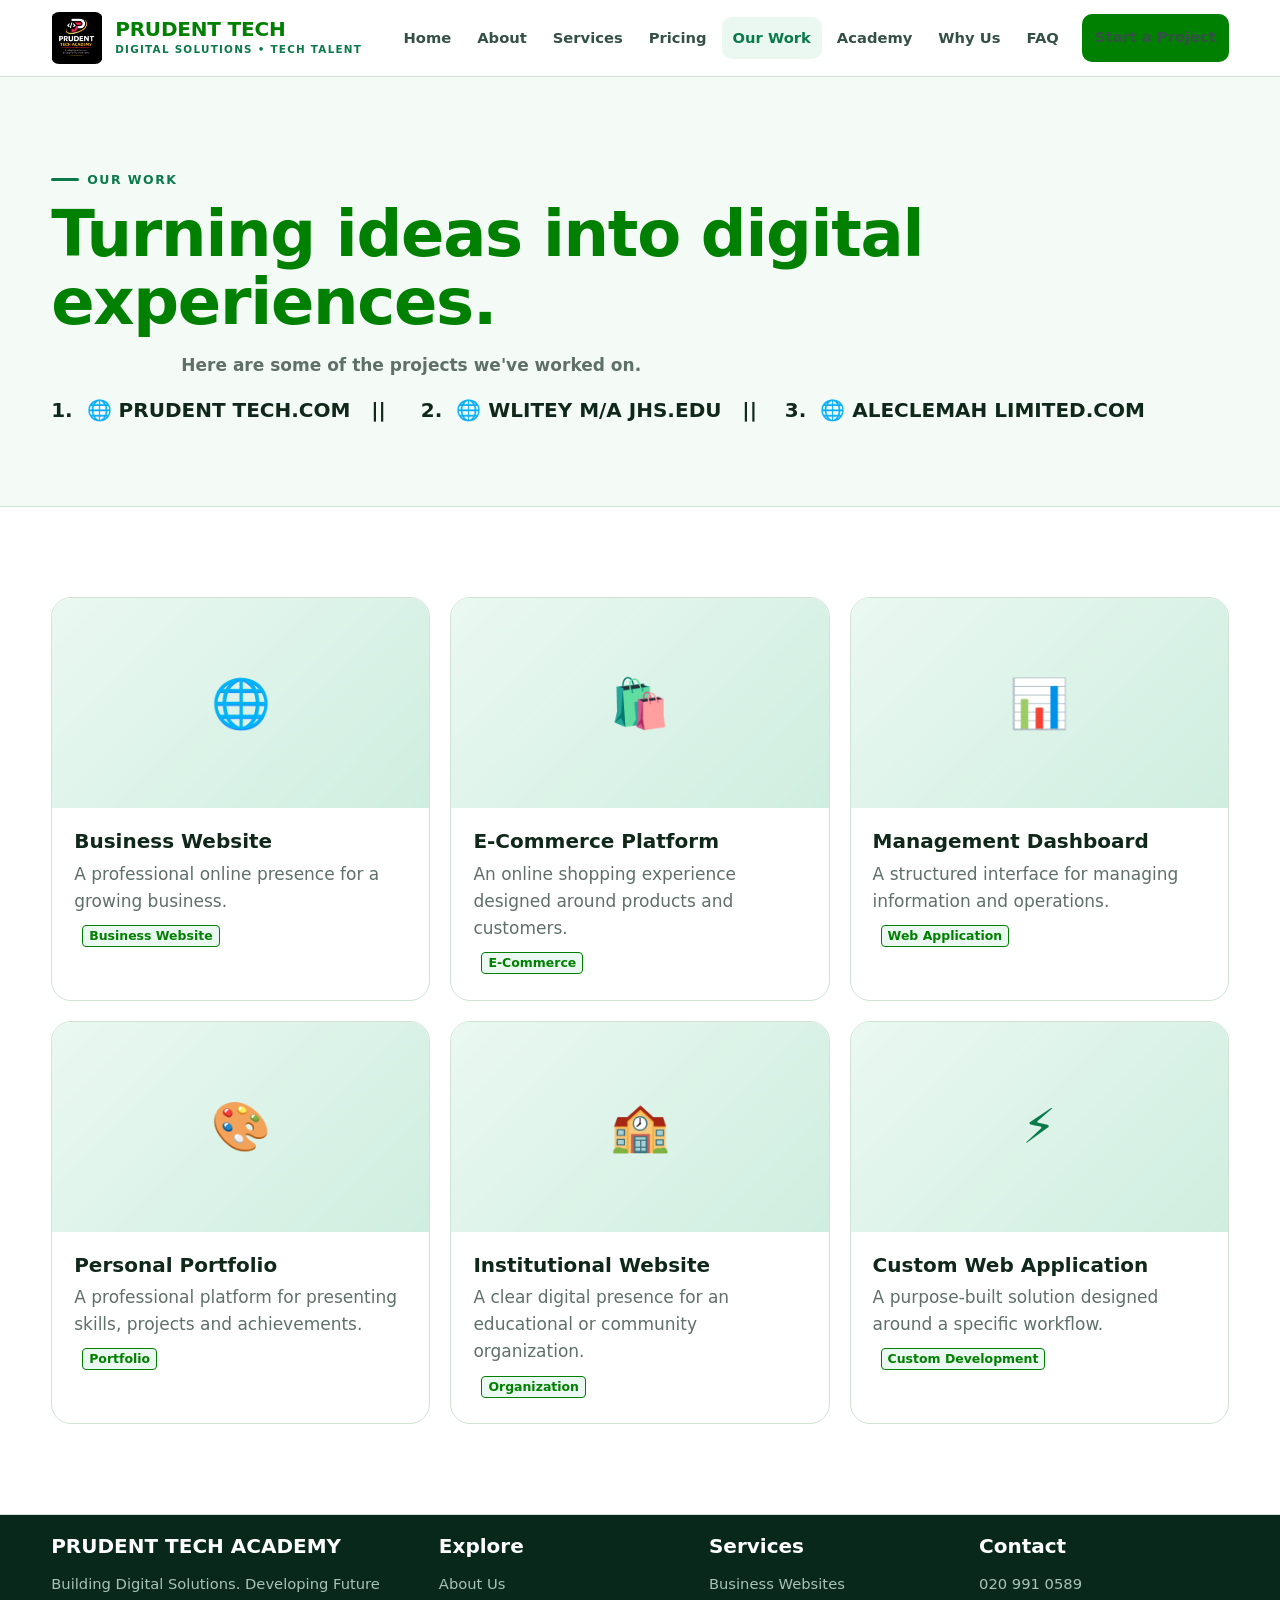
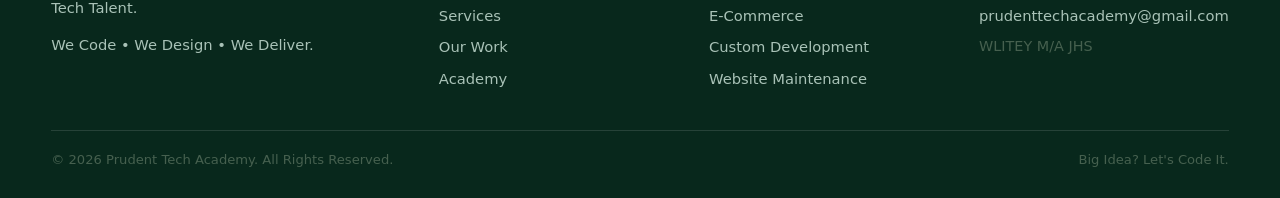
<file: work.html>
<!doctype html>
<html lang="en">
<head>
<meta charset="utf-8"><meta name="viewport" content="width=device-width,initial-scale=1">
<title>Our Work | Prudent Tech</title>
<meta name="description" content="Explore the Prudent Tech Academy portfolio and digital project showcase.">
<link rel="stylesheet" href="style.css">
</head>
<body data-page="work">

<header>
 <div class="container nav">
  <a class="brand" href="index.html">
   <img src="assets/logo.png" alt="Prudent Tech Academy logo">
   <div class="brand-text"><span class="brand-name">PRUDENT TECH</span><span class="brand-tag">DIGITAL SOLUTIONS • TECH TALENT</span></div>
  </a>
  <button class="menu-btn" aria-label="Open navigation">☰</button>
  <nav class="nav-links">
   <a data-page="home" href="index.html">Home</a>
   <a data-page="about" href="about.html">About</a>
   <a data-page="services" href="services.html">Services</a>
      <a data-page="pricing" href="pricing.html">Pricing</a>
   <a data-page="work" href="work.html">Our Work</a>
   <a data-page="academy" href="academy.html">Academy</a>
   <a data-page="why" href="why-us.html">Why Us</a>
   <a data-page="faq" href="faq.html">FAQ</a>
   <a data-page="contact" class="btn btn-primary nav-cta" href="contact.html">Start a Project</a>
  </nav>
 </div>
</header>


<main>
<section class="page-hero">
    <div class="container">
        <div class="eyebrow">Our Work</div>
        <h1>Turning ideas into digital experiences.</h1>

        <p style="text-align: center; border-radius: 25px; border-bottom-color: blueviolet; font-weight: bolder;"> Here are some of the projects we've worked on.</p>
        <h3 class="project-links" style="margin-top: 20px; display: flex; flex-direction: column; gap: 10px;">
            <li style="list-style: none; margin: 0; padding: 0;">
            <a href="http://prudenttech.onrender.com" target="_blank" rel="noopener noreferrer">1.&nbsp; 🌐 PRUDENT TECH.COM</a> &nbsp;  || &nbsp; &nbsp;
            <a href="http://wlitey-ma-jhs-portal.onrender.com" target="_blank" rel="noopener noreferrer">2.&nbsp; 🌐 WLITEY M/A JHS.EDU</a> &nbsp; ||&nbsp; &nbsp; 
            <a href="http://edemsokpe.github.io/Aleclemahlimited" target="_blank" rel="noopener noreferrer">3.&nbsp; 🌐 ALECLEMAH LIMITED.COM</a>
            </li>
        </h3>
</section>

<section class="section">
    <div class="container">
        <div class="portfolio">
<article class="project reveal">
    <div class="project-visual">🌐</div>
    <div class="project-body">
        <h3>Business Website</h3>
        <p>A professional online presence for a growing business.</p>
        <span class="tag">Business Website</span>
    </div>
</article>

<article class="project reveal">
    <div class="project-visual">🛍️</div>
    <div class="project-body">
        <h3>E-Commerce Platform</h3>
        <p>An online shopping experience designed around products and customers.</p>
        <span class="tag">E-Commerce</span>
    </div>
</article>
<article class="project reveal">
    <div class="project-visual">📊</div>
    <div class="project-body">
        <h3>Management Dashboard</h3>
        <p>A structured interface for managing information and operations.</p>
        <span class="tag">Web Application</span>
    </div>
</article>
<article class="project reveal">
    <div class="project-visual">🎨</div>
    <div class="project-body">
        <h3>Personal Portfolio</h3>
        <p>A professional platform for presenting skills, projects and achievements.</p>
        <span class="tag">Portfolio</span>
    </div>
</article>
<article class="project reveal">
    <div class="project-visual">🏫</div>
    <div class="project-body">
        <h3>Institutional Website</h3>
        <p>A clear digital presence for an educational or community organization.</p>
        <span class="tag">Organization</span>
    </div>
</article>
<article class="project reveal">
    <div class="project-visual">⚡</div>
    <div class="project-body">
        <h3>Custom Web Application</h3>
        <p>A purpose-built solution designed around a specific workflow.</p>
        <span class="tag">Custom Development</span>
    </div>
</article>
</div>
</div>
</section>
</main>


<footer>
 <div class="container">
  <div class="footer-grid">
   <div>
    <h3>PRUDENT TECH ACADEMY</h3>
    <p>Building Digital Solutions. Developing Future Tech Talent.</p>
    <p style="margin-top:14px">We Code • We Design • We Deliver.</p>
   </div>
   <div>
    <h3>Explore</h3>
    <div class="footer-links">
        <a href="about.html">About Us</a>
        <a href="services.html">Services</a>
        <a href="work.html">Our Work</a>
        <a href="academy.html">Academy</a>
    </div>
</div>
   <div>
    <h3>Services</h3>
    <div class="footer-links">
        <a href="services.html">Business Websites</a>
        <a href="services.html#ecommerce">E-Commerce</a>
        <a href="services.html#custom">Custom Development</a>
        <a href="services.html#maintenance">Website Maintenance</a>
    </div>
</div>
   <div>
    <h3>Contact</h3>
    <div class="footer-links">
        <a href="tel:0209910589">020 991 0589</a>
        <a href="mailto:prudenttechacademy@gmail.com">prudenttechacademy@gmail.com</a>
        <span>WLITEY M/A JHS</span>
    </div>
</div>
  </div>
  <div class="footer-bottom"><span>© <span class="year"></span> Prudent Tech Academy. All Rights Reserved.</span>
    <span>Big Idea? Let's Code It.</span>
</div>
 </div>
</footer>

<script src="script.js"></script>
</body>
</html>
</file>
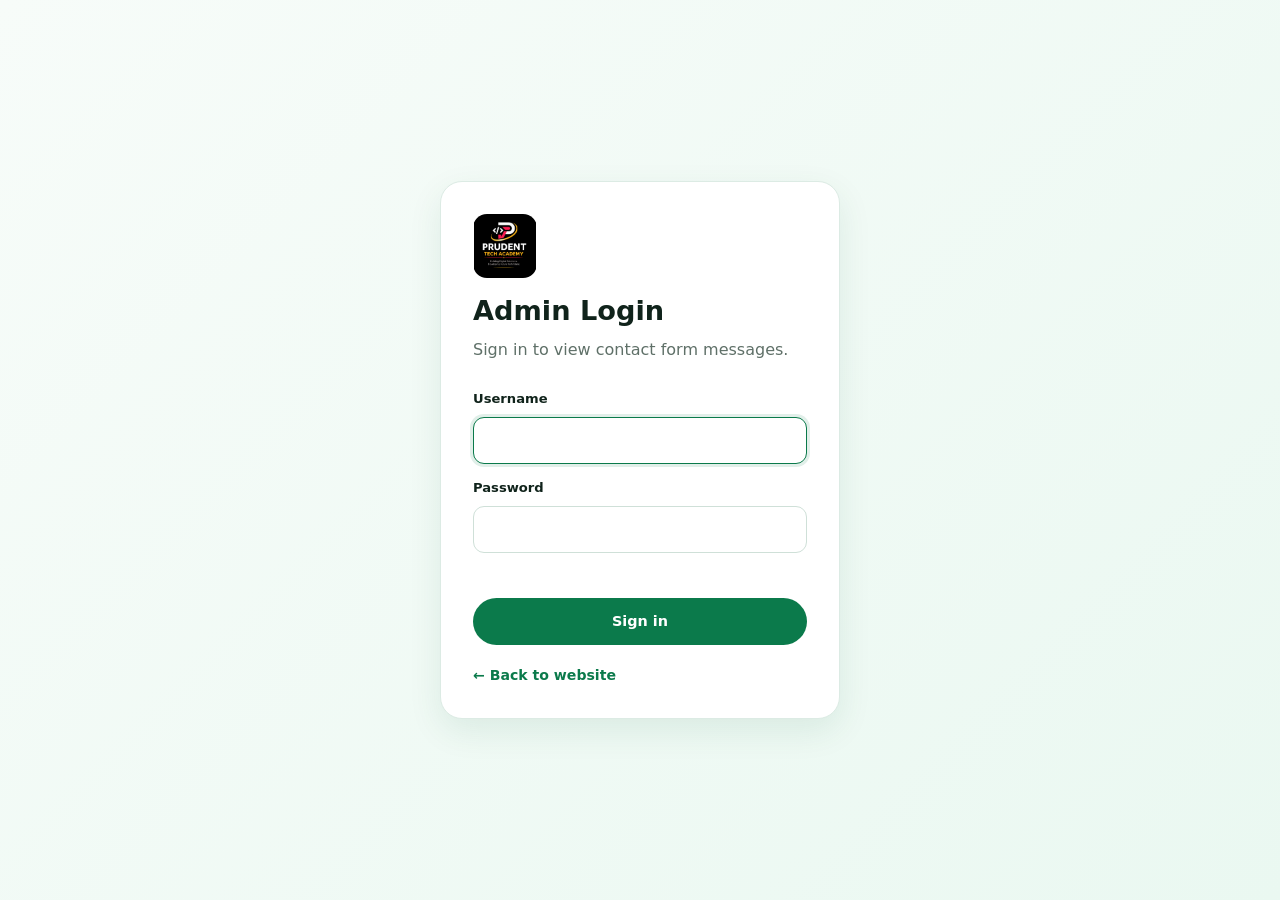
<file: admin/login.html>
<!doctype html>
<html lang="en">
<head>
<meta charset="utf-8"><meta name="viewport" content="width=device-width,initial-scale=1">
<meta name="robots" content="noindex,nofollow">
<title>Admin Login | Prudent Tech Academy</title>
<link rel="icon" href="../assets/logo.png">
<link rel="stylesheet" href="admin.css">
</head>
<body data-page="login" class="login-body">
<main class="login-card">
  <img src="../assets/logo.png" alt="Prudent Tech Academy logo" class="login-logo">
  <h1>Admin Login</h1>
  <p class="muted">Sign in to view contact form messages.</p>
  <form id="loginForm" autocomplete="on">
    <label for="username">Username</label>
    <input id="username" name="username" autocomplete="username" required autofocus>
    <label for="password">Password</label>
    <input id="password" name="password" type="password" autocomplete="current-password" required>
    <div id="loginError" class="form-error" role="alert"></div>
    <button class="btn btn-primary" type="submit">Sign in</button>
  </form>
  <a class="back-link" href="../index.html">← Back to website</a>
</main>
<script src="../config.js"></script>
<script src="admin.js"></script>
</body>
</html>
</file>
<file: style.css>
:root{
  --green:#0b7a4b;
  --green-dark:#075638;
  --green-light:#eaf8f1;
  --green-pale:#f4fbf7;
  --white:#ffffff;
  --ink:#10231b;
  --muted:#5f7068;
  --line:#dcebe4;
  --shadow:0 18px 45px rgba(7,86,56,.10);
  --radius:20px;
  --max:1180px;
}
*{box-sizing:border-box;margin:0;padding:0}
html{scroll-behavior:smooth}
body{font-family:Inter,system-ui,-apple-system,BlinkMacSystemFont,"Segoe UI",sans-serif;color:var(--ink);background:#fff;line-height:1.65}
a{text-decoration:none;color:inherit}
img{max-width:100%;display:block}
.container{width:min(var(--max),92%);margin:auto}
.section{padding:90px 0}
.section-head{max-width:760px;margin:0 auto 48px;text-align:center}
.eyebrow{display:inline-flex;align-items:center;gap:8px;color:var(--green);font-weight:800;text-transform:uppercase;letter-spacing:.12em;font-size:.78rem;margin-bottom:12px}
.eyebrow:before{content:"";width:28px;height:3px;background:var(--green);border-radius:20px}
h1,h2,h3{line-height:1.12}
h1{font-size:clamp(2.5rem,6vw,5rem);letter-spacing:-.055em}
h2{font-size:clamp(2rem,4vw,3.2rem);letter-spacing:-.035em}
h3{font-size:1.25rem}
.section-head p,.lead{color:var(--muted);font-size:1.05rem;margin-top:16px}
.btn{display:inline-flex;align-items:center;justify-content:center;gap:10px;padding:13px 21px;border-radius:999px;font-weight:800;border:2px solid transparent;transition:.25s;cursor:pointer}
.btn-primary{background:var(--green);color:white}
.btn-primary:hover{background:var(--green-dark);transform:translateY(-2px)}
.btn-outline{border-color:var(--green);color:var(--green);background:#fff}
.btn-outline:hover{background:var(--green-light)}
.btn-light{background:#fff;color:var(--green-dark)}
.btn-light:hover{transform:translateY(-2px)}
header{position:sticky;top:0;z-index:1000;background:rgba(255,255,255,.94);backdrop-filter:blur(14px);border-bottom:1px solid var(--line)}
.nav{height:76px;display:flex;align-items:center;justify-content:space-between;gap:24px}
.brand{display:flex;align-items:center;gap:11px;font-weight:900}
.brand img{width:48px;height:48px;object-fit:contain;border-radius:10px}
.brand-text span{display:block}
.brand-name{font-size:1.05rem;letter-spacing:.03em}
.brand-tag{font-size:.65rem;color:var(--green);font-weight:800;letter-spacing:.12em}
.nav-links{display:flex;align-items:center;gap:4px}
.nav-links a{padding:9px 11px;font-size:.92rem;font-weight:700;color:#355046;border-radius:10px}
.nav-links a:hover,.nav-links a.active{color:var(--green);background:var(--green-light)}
.nav-cta{margin-left:8px}
.menu-btn{display:none;border:0;background:var(--green-light);color:var(--green);font-size:1.35rem;border-radius:10px;padding:8px 11px}
.hero{background:linear-gradient(135deg,#f7fcf9 0%,#eaf8f1 100%);overflow:hidden;position:relative}
.hero:after{content:"";position:absolute;width:430px;height:430px;border-radius:50%;background:rgba(11,122,75,.08);right:-170px;top:-160px}
.hero-grid{min-height:680px;display:grid;grid-template-columns:1.05fr .95fr;align-items:center;gap:60px;position:relative;z-index:1}
.hero h1 span{color:var(--green)}
.hero-copy .lead{max-width:650px;font-size:1.16rem}
.hero-actions{display:flex;gap:12px;flex-wrap:wrap;margin:30px 0}
.hero-points{display:flex;flex-wrap:wrap;gap:10px;color:#416156;font-weight:700;font-size:.88rem}
.hero-points span{background:#fff;border:1px solid var(--line);padding:8px 12px;border-radius:999px}
.hero-card{background:#fff;border:1px solid var(--line);border-radius:28px;padding:20px;box-shadow:var(--shadow);transform:rotate(1.2deg)}
.hero-card img{width:100%;aspect-ratio:4/5;object-fit:cover;object-position:top;border-radius:18px}
.stats{margin-top:-42px;position:relative;z-index:5}
.stats-grid{background:#fff;border:1px solid var(--line);border-radius:22px;box-shadow:var(--shadow);display:grid;grid-template-columns:repeat(4,1fr);overflow:hidden}
.stat{padding:28px;text-align:center;border-right:1px solid var(--line)}
.stat:last-child{border-right:0}
.stat strong{display:block;color:var(--green);font-size:1.5rem}
.stat span{color:var(--muted);font-size:.9rem}
.cards{display:grid;grid-template-columns:repeat(3,1fr);gap:20px}
.card{background:#fff;border:1px solid var(--line);border-radius:var(--radius);padding:28px;box-shadow:0 8px 28px rgba(0,0,0,.035);transition:.25s}
.card:hover{transform:translateY(-5px);box-shadow:var(--shadow)}
.icon{width:48px;height:48px;border-radius:14px;background:var(--green-light);color:var(--green);display:grid;place-items:center;font-size:1.35rem;margin-bottom:18px}
.card p{color:var(--muted);margin-top:10px;font-size:.95rem}
.feature{background:var(--green-pale)}
.split{display:grid;grid-template-columns:1fr 1fr;gap:55px;align-items:center}
.split img{border-radius:24px;border:1px solid var(--line);box-shadow:var(--shadow)}
.checks{display:grid;gap:12px;margin:24px 0}
.check{display:flex;gap:12px;align-items:flex-start}
.check b{color:var(--green)}
.process{counter-reset:step}
.process .card{position:relative;padding-top:56px}
.process .card:before{counter-increment:step;content:"0" counter(step);position:absolute;top:20px;right:22px;font-weight:900;color:var(--green);font-size:.85rem}
.band{background:var(--green);color:#fff}
.band .lead{color:#d8f0e5}
.band-inner{display:flex;justify-content:space-between;align-items:center;gap:30px}
.service-grid{display:grid;grid-template-columns:repeat(2,1fr);gap:20px}
.service-card{display:grid;grid-template-columns:auto 1fr;gap:18px;padding:26px;border:1px solid var(--line);border-radius:18px}
.service-card p{color:var(--muted);margin-top:8px}
.tags{display:flex;flex-wrap:wrap;gap:7px;margin-top:14px}
.tag{font-size:.75rem;font-weight:700;background:var(--green-light);color:var(--green-dark);padding:5px 9px;border-radius:999px}
.portfolio{display:grid;grid-template-columns:repeat(3,1fr);gap:20px}
.project{overflow:hidden;border:1px solid var(--line);border-radius:20px;background:#fff}
.project-visual{height:210px;background:linear-gradient(135deg,#eaf8f1,#cfeee0);display:grid;place-items:center;color:var(--green);font-size:3rem}
.project-body{padding:22px}
.project-body p{color:var(--muted);margin:8px 0}
.project-body .tag{display:inline-block}
.timeline{display:grid;gap:14px}
.timeline-item{display:grid;grid-template-columns:70px 1fr;gap:18px;padding:20px;border:1px solid var(--line);border-radius:16px}
.timeline-num{color:var(--green);font-weight:900}
.faq{max-width:850px;margin:auto;display:grid;gap:12px}
.faq-item{border:1px solid var(--line);border-radius:14px;overflow:hidden}
.faq-question{width:100%;padding:19px 20px;border:0;background:#fff;text-align:left;font-weight:800;font-size:1rem;display:flex;justify-content:space-between;cursor:pointer;color:var(--ink)}
.faq-answer{max-height:0;overflow:hidden;transition:max-height .3s ease;padding:0 20px;color:var(--muted)}
.faq-item.open .faq-answer{max-height:220px;padding:0 20px 20px}
.contact-grid{display:grid;grid-template-columns:.8fr 1.2fr;gap:28px}
.contact-info{display:grid;gap:14px}
.contact-box{display:flex;gap:15px;padding:20px;border:1px solid var(--line);border-radius:16px}
.contact-box .icon{margin:0;flex:0 0 48px}
.form{border:1px solid var(--line);padding:28px;border-radius:22px;box-shadow:var(--shadow)}
.form-grid{display:grid;grid-template-columns:1fr 1fr;gap:15px}
.field{display:grid;gap:7px;margin-bottom:15px}
.field.full{grid-column:1/-1}
label{font-size:.85rem;font-weight:800}
input,select,textarea{width:100%;border:1px solid #cfe0d8;border-radius:11px;padding:12px 13px;font:inherit;outline:none;background:#fff}
input:focus,select:focus,textarea:focus{border-color:var(--green);box-shadow:0 0 0 3px rgba(11,122,75,.1)}
textarea{min-height:150px;resize:vertical}
footer{background:#08281c;color:#d7e8e0;padding:60px 0 20px}
.footer-grid{display:grid;grid-template-columns:1.5fr 1fr 1fr 1fr;gap:35px}
footer h3{color:#fff;margin-bottom:15px}
footer p,footer a{color:#a9c2b7;font-size:.92rem}
footer a:hover{color:#fff}
.footer-links{display:grid;gap:8px}
.footer-bottom{border-top:1px solid rgba(255,255,255,.12);margin-top:40px;padding-top:18px;display:flex;justify-content:space-between;gap:15px;font-size:.82rem}
.page-hero{padding:85px 0;background:var(--green-pale);border-bottom:1px solid var(--line)}
.page-hero h1{font-size:clamp(2.5rem,5vw,4rem)}
.page-hero p{max-width:720px;color:var(--muted);margin-top:15px}
.notice{padding:18px 20px;background:#fff8e6;border:1px solid #f2dfab;border-radius:14px;color:#705814;margin-top:20px}
.reveal{opacity:0;transform:translateY(20px);transition:.7s}
.reveal.visible{opacity:1;transform:none}
@media(max-width:1000px){
  .nav-links{position:absolute;top:76px;left:0;right:0;background:#fff;border-bottom:1px solid var(--line);display:none;flex-direction:column;align-items:stretch;padding:14px 4%;box-shadow:0 15px 30px rgba(0,0,0,.06)}
  .nav-links.show{display:flex}.nav-links a{padding:12px}.nav-cta{margin:5px 0}
  .menu-btn{display:block}
  .hero-grid,.split,.contact-grid{grid-template-columns:1fr}
  .hero-grid{padding:70px 0}.hero-card{max-width:580px;margin:auto}
  .cards,.portfolio{grid-template-columns:repeat(2,1fr)}
  .footer-grid{grid-template-columns:repeat(2,1fr)}
}
@media(max-width:650px){
  .section{padding:65px 0}.stats-grid{grid-template-columns:repeat(2,1fr)}.stat:nth-child(2){border-right:0}.stat{border-bottom:1px solid var(--line)}
  .cards,.service-grid,.portfolio,.form-grid,.footer-grid{grid-template-columns:1fr}
  .band-inner,.footer-bottom{flex-direction:column;align-items:flex-start}
  h1{font-size:2.65rem}.hero-grid{min-height:auto}.hero-card{transform:none}
}
/* Contact form feedback + spam honeypot */
.hp{position:absolute;left:-9999px;width:1px;height:1px;overflow:hidden}
.form-status{margin:0 0 15px;padding:0;font-weight:700;border-radius:12px}
.form-status.success,.form-status.error{padding:13px 16px}
.form-status.success{background:var(--green-light);color:var(--green-dark);border:1px solid #bfe6d3}
.form-status.error{background:#fdecec;color:#9b1c1c;border:1px solid #f4c4c4}
.btn:disabled{opacity:.65;cursor:not-allowed;transform:none}


.ptb {
    --ptb-green: #008000;
    --ptb-green-deep: #005c00;
    --ptb-green-night: #0a3d12;
    --ptb-tint: #eaf5ec;
    --ptb-ink: #10281a;
    --ptb-display: "Bricolage Grotesque", "Trebuchet MS", system-ui, sans-serif;
    --ptb-body: "Figtree", system-ui, -apple-system, "Segoe UI", Roboto, sans-serif;
    overflow: hidden; padding: 12px 0; font-family: var(--ptb-body); box-sizing: border-box;
    /* soft fade at both edges */
    -webkit-mask-image: linear-gradient(to right, transparent, #000 4%, #000 96%, transparent);
            mask-image: linear-gradient(to right, transparent, #000 4%, #000 96%, transparent);
  }
  .ptb *, .ptb *::before, .ptb *::after { box-sizing: border-box; }

  .ptb-track {
    display: flex; width: max-content;
    animation: ptb-scroll 30s linear infinite;
  }
  /* pause when pointed at, touched, or focused with the keyboard */
  .ptb:hover .ptb-track,
  .ptb:active .ptb-track,
  .ptb:focus-within .ptb-track { animation-play-state: paused; }
/* moves exactly one set of four banners, then repeats invisibly */
  @keyframes ptb-scroll { from { transform: translateX(0); } to { transform: translateX(-50%); } }

  .ptb-banner {
    position: relative; overflow: hidden; display: flex; flex-direction: column; justify-content: space-between;
    flex: 0 0 auto; width: 270px; margin-right: 12px;
    min-height: 112px; padding: 14px 16px 12px; border-radius: 12px; text-decoration: none;
    border: 2px solid var(--ptb-green);
  }
  .ptb-banner:hover { box-shadow: 0 8px 18px rgba(0, 92, 0, .22); }
  .ptb-banner:focus-visible { outline: 3px solid var(--ptb-ink); outline-offset: 3px; }

  .ptb-title { font-family: var(--ptb-display); font-weight: 800; font-size: 1.05rem; line-height: 1.15; letter-spacing: -0.01em; margin: 0; position: relative; z-index: 1; }
  .ptb-foot { display: flex; align-items: center; justify-content: space-between; gap: 8px; margin-top: 10px; position: relative; z-index: 1; }
  .ptb-from { font-size: .75rem; line-height: 1.1; }
  .ptb-price { display: block; font-family: var(--ptb-display); font-weight: 800; font-size: 1.2rem; line-height: 1.1; }
  .ptb-go { font-weight: 600; font-size: .8rem; padding: 6px 11px; border-radius: 6px; white-space: nowrap; }

  .ptb-mark { position: absolute; right: -4px; top: -10px; font-family: var(--ptb-display); font-weight: 800; font-size: 4.5rem; line-height: 1; pointer-events: none; user-select: none; }

  .ptb-1 { background: var(--ptb-green); color: #fff; }
  .ptb-1 .ptb-mark { color: rgba(255, 255, 255, .14); }
  .ptb-1 .ptb-go { background: #fff; color: var(--ptb-green-deep); }
  .ptb-2 { background: #fff; color: var(--ptb-ink); }
  .ptb-2 .ptb-title { color: var(--ptb-green-deep); }
  .ptb-2 .ptb-mark { color: rgba(0, 128, 0, .10); }
  .ptb-2 .ptb-price { color: var(--ptb-green); }
  .ptb-2 .ptb-go { background: var(--ptb-green); color: #fff; }

  .ptb-3 { background: var(--ptb-green-night); border-color: var(--ptb-green-night); color: #fff; }
  .ptb-3 .ptb-mark { color: rgba(255, 255, 255, .10); }
  .ptb-3 .ptb-go { background: #fff; color: var(--ptb-green-night); }

  .ptb-4 { background: var(--ptb-tint); color: var(--ptb-ink); }
  .ptb-4 .ptb-title { color: var(--ptb-green-deep); }
  .ptb-4 .ptb-mark { color: rgba(0, 128, 0, .12); }
  .ptb-4 .ptb-price { color: var(--ptb-green); }
  .ptb-4 .ptb-go { background: var(--ptb-green-deep); color: #fff; }

  /* For people who turn off motion on their device: no auto-scroll, swipe instead */
  @media (prefers-reduced-motion: reduce) {
    .ptb { overflow-x: auto; -webkit-mask-image: none; mask-image: none; padding-left: 16px; }
    .ptb-track { animation: none; }
    .ptb-banner[aria-hidden="true"] { display: none; }
  }




   :root {
    --ink: #10281a;
    --ink-soft: #46604f;
    --paper: #ffffff;
    --card: #ffffff;
    --line: #cfe3d5;
    --tint: #f1f8f3;
    --brand: #008000;
    --brand-deep: #005c00;
    --display: "Bricolage Grotesque", "Trebuchet MS", system-ui, sans-serif;
    --body: "Figtree", system-ui, -apple-system, "Segoe UI", Roboto, sans-serif;
  }
  * { box-sizing: border-box; }
  html { scroll-padding-top: env(safe-area-inset-top, 0px); }
  body {
    margin: 0; background: var(--paper); color: var(--ink);
    font-family: var(--body); font-size: 17px; line-height: 1.6;
    padding-top: env(safe-area-inset-top, 0px);
    padding-bottom: env(safe-area-inset-bottom, 0px);
  }

   a { color: inherit; }
  :focus-visible { outline: 3px solid var(--brand); outline-offset: 3px; }
  .wrap { max-width: 880px; margin: 0 auto; padding: 0 20px; }

  header.top { border-bottom: 1px solid var(--line); }
  header.top .wrap { display: flex; justify-content: space-between; align-items: center; padding-top: 16px; padding-bottom: 16px; gap: 12px; }
  .brand { display: inline-flex; align-items: center; gap: 12px; text-decoration: none; }
  .brand-name { font-family: var(--display); font-weight: 800; font-size: 1.25rem; line-height: 1.15; color: var(--brand); letter-spacing: -0.01em; }
  @media (max-width: 380px) { .brand-name { font-size: 1.05rem; } }
  .brand img { width: 52px; height: 52px; border-radius: 8px; display: block; }
  
  .hero { padding: 56px 0 28px; }
  h1 { color: var(--brand); font-family: var(--display); font-weight: 800; font-size: clamp(2.2rem, 7vw, 3.6rem); line-height: 1.05; margin: 0 0 16px; letter-spacing: -0.02em; }
  .lead { max-width: 56ch; color: var(--ink-soft); margin: 0; font-size: 1.1rem; }

  section { padding: 36px 0 8px; }
  h2 { color: var(--brand-deep); font-family: var(--display); font-weight: 700; font-size: 1.6rem; margin: 0 0 6px; letter-spacing: -0.01em; }
  .sub { color: var(--ink-soft); margin: 0 0 18px; max-width: 60ch; }

  ul.rows { list-style: none; margin: 0; padding: 0; border-top: 2px solid var(--brand); }


  ul.rows li {
    display: grid; grid-template-columns: 1fr auto; gap: 4px 20px;
    padding: 16px 0; border-bottom: 1px solid var(--line); align-items: baseline;
  }
  .name { font-weight: 600; }
  .note { grid-column: 1; color: var(--ink-soft); font-size: .95rem; }
  .price { font-family: var(--display); font-weight: 700; font-size: 1.25rem; text-align: right; white-space: nowrap; grid-row: 1; grid-column: 2; }
  .price small { font-family: var(--body); font-weight: 500; font-size: .85rem; color: var(--ink-soft); }
  .tag { display: inline-block; font-size: .78rem; font-weight: 600; color: var(--brand); border: 1px solid var(--brand); border-radius: 4px; padding: 0 6px; margin-left: 8px; vertical-align: 2px; }

  .plans { display: grid; grid-template-columns: 1fr; gap: 16px; margin-top: 8px; }
  @media (min-width: 720px) { .plans { grid-template-columns: 1fr 1fr; } }
  .plan { background: var(--card); border: 1px solid var(--line); border-radius: 10px; padding: 24px; }
  .plan.main { border: 2px solid var(--brand); background: var(--tint); }
  .plan h3 { font-family: var(--display); margin: 0 0 4px; font-size: 1.25rem; }
  .plan .big { font-family: var(--display); font-weight: 800; font-size: 2.1rem; line-height: 1.1; margin: 8px 0 2px; }
  .plan .big small { font-size: 1rem; font-weight: 500; color: var(--ink-soft); font-family: var(--body); }
  .plan .alt { color: var(--ink-soft); margin: 0 0 14px; font-size: .95rem; }
  .plan ul { margin: 0; padding-left: 20px; }
  .plan li { margin-bottom: 6px; }
  .fine { color: var(--ink-soft); font-size: .95rem; margin-top: 16px; max-width: 64ch; }

  .terms { background: var(--card); border: 1px solid var(--line); border-radius: 10px; padding: 8px 24px; }
  .terms li { margin: 14px 0; }
  .terms ul { padding-left: 20px; margin: 0; }

  .cta { padding: 44px 0 64px; }
  .cta p { margin: 0 0 16px; font-size: 1.15rem; font-weight: 600; font-family: var(--display); }
  .btn {
    display: inline-block; background: var(--brand); color: #ffffff; text-decoration: none;
    font-weight: 600; padding: 14px 26px; border-radius: 8px; min-height: 48px;
  }
  .btn:hover { background: var(--brand-deep); color: #ffffff; }
  footer { border-top: 1px solid var(--line); padding: 20px 0 28px; color: var(--ink-soft); font-size: .9rem; }
</file>
<file: admin/admin.css>
:root{
  --green:#0b7a4b;--green-dark:#075638;--green-light:#eaf8f1;--green-pale:#f4fbf7;
  --ink:#10231b;--muted:#5f7068;--line:#dcebe4;--bg:#f3f8f5;
  --red:#b42318;--amber:#a15c07;--blue:#1d4ed8;
  --shadow:0 12px 34px rgba(7,86,56,.09);--radius:16px;
}
*{box-sizing:border-box;margin:0;padding:0}
body{font-family:Inter,system-ui,-apple-system,"Segoe UI",sans-serif;color:var(--ink);background:var(--bg);line-height:1.55}
a{color:inherit;text-decoration:none}
.muted{color:var(--muted)}
button,input,select,textarea{font:inherit}

/* buttons / inputs */
.btn{display:inline-flex;align-items:center;justify-content:center;gap:8px;padding:10px 16px;border-radius:999px;font-weight:800;font-size:.9rem;border:2px solid transparent;cursor:pointer;transition:.2s;white-space:nowrap}
.btn-primary{background:var(--green);color:#fff}.btn-primary:hover{background:var(--green-dark)}
.btn-ghost{background:#fff;border-color:var(--line);color:var(--green-dark)}.btn-ghost:hover{background:var(--green-light)}
.btn-danger{background:#fff;border-color:#f1c0bb;color:var(--red)}.btn-danger:hover{background:#fdecea}
.btn:disabled{opacity:.5;cursor:not-allowed}
input,select,textarea{width:100%;border:1px solid #cfe0d8;border-radius:11px;padding:10px 12px;background:#fff;outline:none;color:var(--ink)}
input:focus,select:focus,textarea:focus{border-color:var(--green);box-shadow:0 0 0 3px rgba(11,122,75,.12)}
textarea{min-height:90px;resize:vertical}

/* login */
.login-body{min-height:100vh;display:grid;place-items:center;padding:20px;background:linear-gradient(135deg,#f7fcf9,#eaf8f1)}
.login-card{width:min(400px,100%);background:#fff;border:1px solid var(--line);border-radius:22px;padding:32px;box-shadow:var(--shadow);display:grid;gap:6px}
.login-logo{width:64px;height:64px;object-fit:contain;border-radius:14px;margin-bottom:6px}
.login-card h1{font-size:1.7rem}
.login-card form{display:grid;gap:8px;margin-top:14px}
.login-card label{font-size:.82rem;font-weight:800;margin-top:6px}
.login-card .btn{margin-top:12px}
.form-error{color:var(--red);font-weight:700;font-size:.9rem;min-height:1.2em}
.back-link{margin-top:14px;font-size:.88rem;color:var(--green);font-weight:700}

/* top bar */
.topbar{background:#fff;border-bottom:1px solid var(--line);position:sticky;top:0;z-index:20}
.topbar-inner{max-width:1280px;margin:auto;padding:12px 20px;display:flex;justify-content:space-between;align-items:center;gap:14px;flex-wrap:wrap}
.brand{display:flex;align-items:center;gap:11px}
.brand img{width:42px;height:42px;object-fit:contain;border-radius:10px}
.brand strong{display:block;line-height:1.15}
.brand span{font-size:.72rem;color:var(--green);font-weight:800;letter-spacing:.1em;text-transform:uppercase}
.topbar-actions{display:flex;align-items:center;gap:8px;flex-wrap:wrap}
.who{font-size:.85rem;color:var(--muted);margin-right:4px}

/* layout */
.wrap{max-width:1280px;margin:auto;padding:22px 20px 60px;display:grid;gap:20px}
.stats{display:grid;grid-template-columns:repeat(5,1fr);gap:14px}
.stat{background:#fff;border:1px solid var(--line);border-radius:var(--radius);padding:18px 20px}
.stat span{display:block;font-size:.8rem;color:var(--muted);font-weight:700}
.stat strong{font-size:1.9rem;color:var(--green-dark);line-height:1.2}
.stat.accent{background:var(--green);border-color:var(--green)}
.stat.accent span{color:#cfeee0}.stat.accent strong{color:#fff}
.panel{background:#fff;border:1px solid var(--line);border-radius:var(--radius);box-shadow:var(--shadow);overflow:hidden}
.toolbar{display:flex;gap:10px;padding:16px;border-bottom:1px solid var(--line);flex-wrap:wrap}
.toolbar input[type=search]{flex:1 1 260px;min-width:0}
.toolbar select{flex:0 1 170px}

/* table */
.table-wrap{overflow-x:auto}
table{width:100%;border-collapse:collapse}
th{text-align:left;font-size:.74rem;text-transform:uppercase;letter-spacing:.08em;color:var(--muted);padding:12px 16px;background:var(--green-pale);border-bottom:1px solid var(--line);white-space:nowrap}
td{padding:14px 16px;border-bottom:1px solid var(--line);vertical-align:top;font-size:.92rem}
tbody tr{cursor:pointer;transition:background .15s}
tbody tr:hover,tbody tr:focus{background:var(--green-pale);outline:none}
tbody tr.unread td{background:#fbfffd}
tbody tr.unread td strong{color:var(--green-dark)}
td small{color:var(--muted)}
td.preview{color:var(--muted);max-width:340px}
td.when{white-space:nowrap;color:var(--muted)}
.empty{padding:50px 20px;text-align:center;color:var(--muted)}
.pager{display:flex;justify-content:space-between;align-items:center;gap:10px;padding:14px 16px;flex-wrap:wrap}
.pager div{display:flex;gap:8px}

/* badges */
.badge{display:inline-block;padding:3px 10px;border-radius:999px;font-size:.74rem;font-weight:800;text-transform:capitalize;background:#eef2f0;color:#42554b}
.badge.new{background:#dcfce7;color:#166534}
.badge.read{background:#e0e7ff;color:#3730a3}
.badge.replied{background:#fef3c7;color:#92400e}
.badge.archived{background:#eceff1;color:#546e7a}

/* drawer */
.overlay{position:fixed;inset:0;background:rgba(8,40,28,.45);opacity:0;pointer-events:none;transition:.25s;z-index:40}
.overlay.open{opacity:1;pointer-events:auto}
.drawer{position:fixed;top:0;right:0;bottom:0;width:min(580px,100%);background:#fff;z-index:50;transform:translateX(100%);transition:transform .28s ease;display:flex;flex-direction:column;box-shadow:-18px 0 50px rgba(0,0,0,.18)}
.drawer.open{transform:none}
.drawer-head{display:flex;justify-content:space-between;align-items:flex-start;gap:12px;padding:20px 22px;border-bottom:1px solid var(--line);background:var(--green-pale)}
.drawer-head h2{font-size:1.35rem;margin-bottom:6px;word-break:break-word}
.icon-btn{border:1px solid var(--line);background:#fff;border-radius:10px;width:38px;height:38px;cursor:pointer;font-size:1rem;color:var(--muted)}
.icon-btn:hover{background:var(--green-light);color:var(--green)}
.drawer-body{padding:22px;overflow-y:auto;display:grid;gap:22px;align-content:start}
.section-title{font-size:.74rem;text-transform:uppercase;letter-spacing:.1em;color:var(--green);font-weight:800;margin-bottom:10px}
.fields{display:grid;grid-template-columns:1fr 1fr;gap:14px}
.field span{display:block;font-size:.75rem;color:var(--muted);font-weight:700;margin-bottom:2px}
.field div{word-break:break-word;font-weight:600}
.field.full{grid-column:1/-1}
.field a{color:var(--green);text-decoration:underline}
.msg-box{background:var(--green-pale);border:1px solid var(--line);border-radius:12px;padding:16px;white-space:pre-wrap;word-break:break-word;font-weight:400}
.meta .field div{font-weight:500;font-size:.88rem;color:#355046}
.status-row{display:flex;gap:8px;flex-wrap:wrap}
.status-row .btn{padding:7px 14px;font-size:.82rem}
.status-row .btn.active{background:var(--green);color:#fff;border-color:var(--green)}
.action-row{display:flex;gap:8px;flex-wrap:wrap}
.notes-actions{display:flex;justify-content:flex-end;margin-top:8px}

/* toast */
.toast{position:fixed;left:50%;bottom:24px;transform:translate(-50%,30px);background:#10231b;color:#fff;padding:11px 18px;border-radius:12px;font-weight:700;font-size:.9rem;opacity:0;pointer-events:none;transition:.25s;z-index:80}
.toast.show{opacity:1;transform:translate(-50%,0)}
.toast.error{background:var(--red)}

/* responsive */
@media(max-width:1000px){.stats{grid-template-columns:repeat(3,1fr)}}
@media(max-width:760px){
  .stats{grid-template-columns:repeat(2,1fr)}
  .toolbar select,.toolbar .btn{flex:1 1 140px}
  thead{display:none}
  table,tbody,tr,td{display:block;width:100%}
  tbody tr{padding:14px 16px;border-bottom:1px solid var(--line)}
  td{border:0;padding:3px 0;display:grid;grid-template-columns:86px 1fr;gap:8px}
  td:before{content:attr(data-label);font-size:.72rem;font-weight:800;text-transform:uppercase;letter-spacing:.06em;color:var(--muted);padding-top:2px}
  td.preview{max-width:none}
  .fields{grid-template-columns:1fr}
}
[hidden]{display:none!important}
</file>
